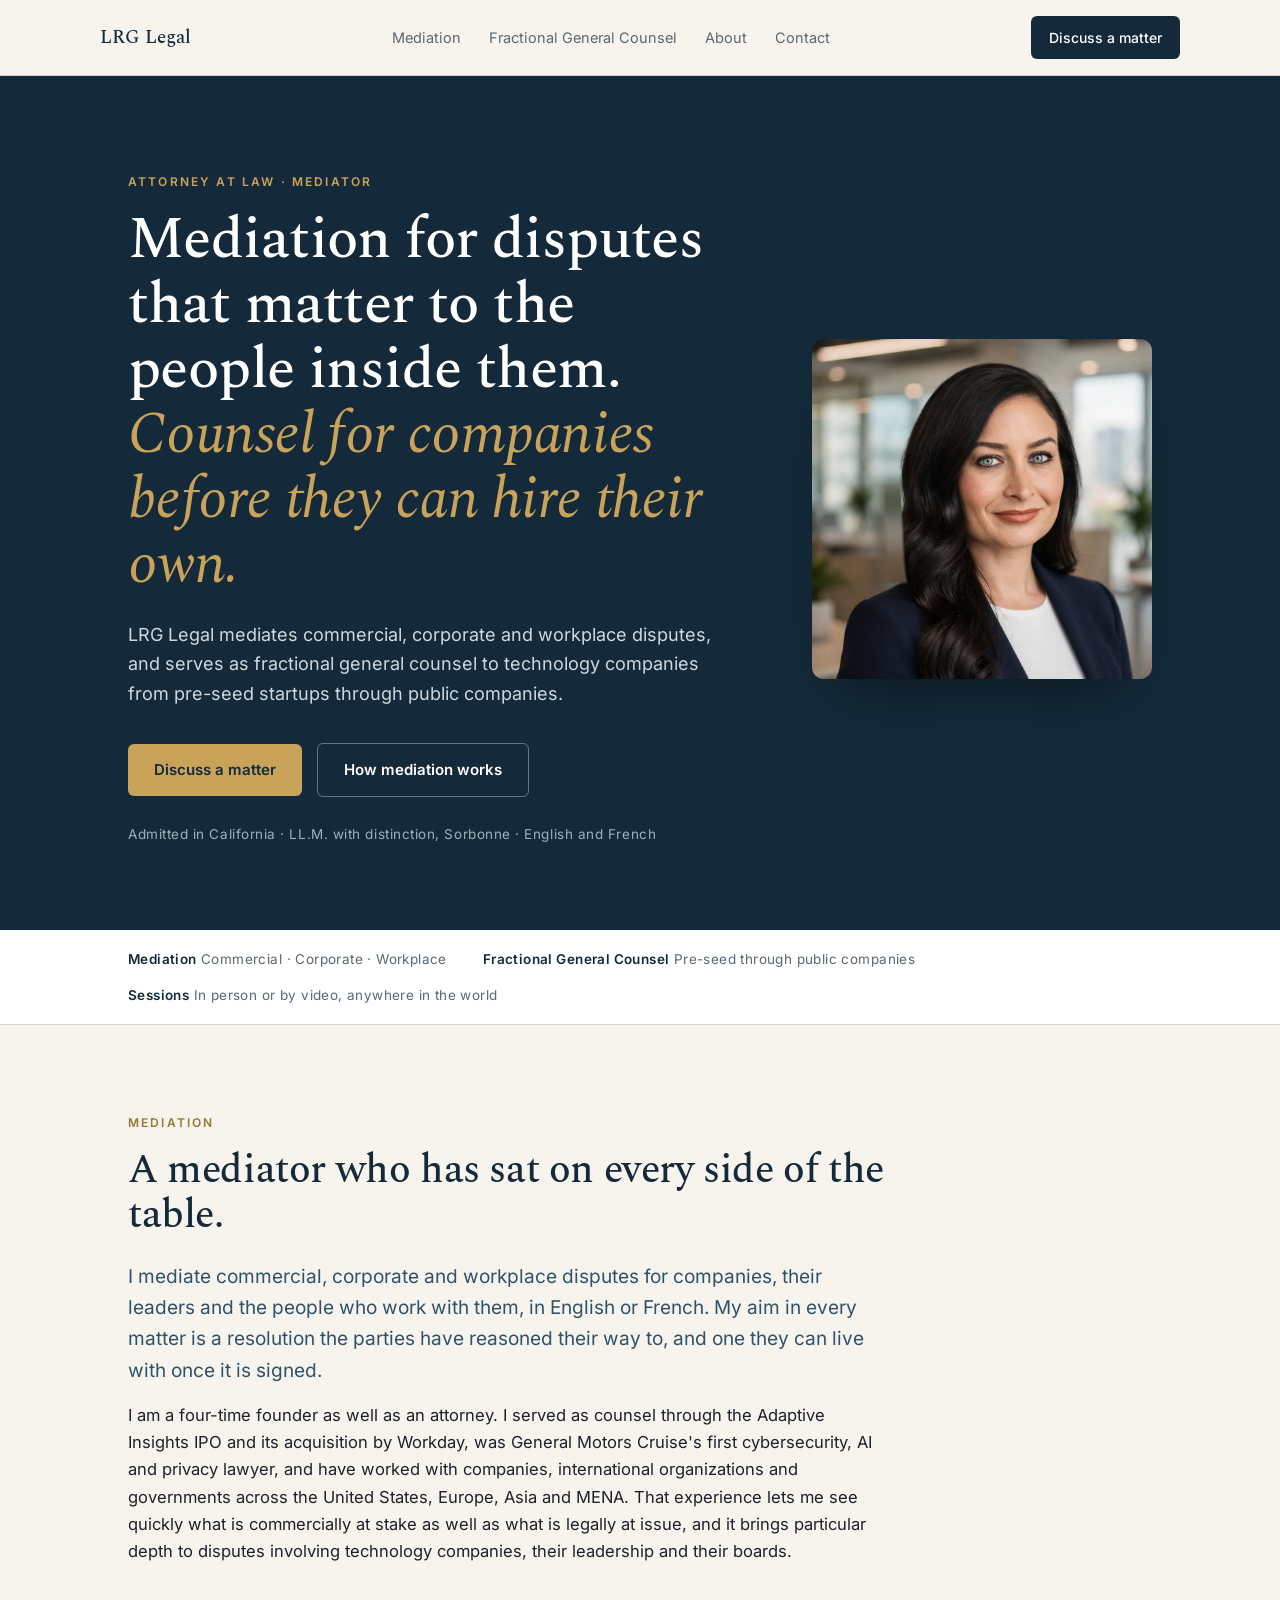
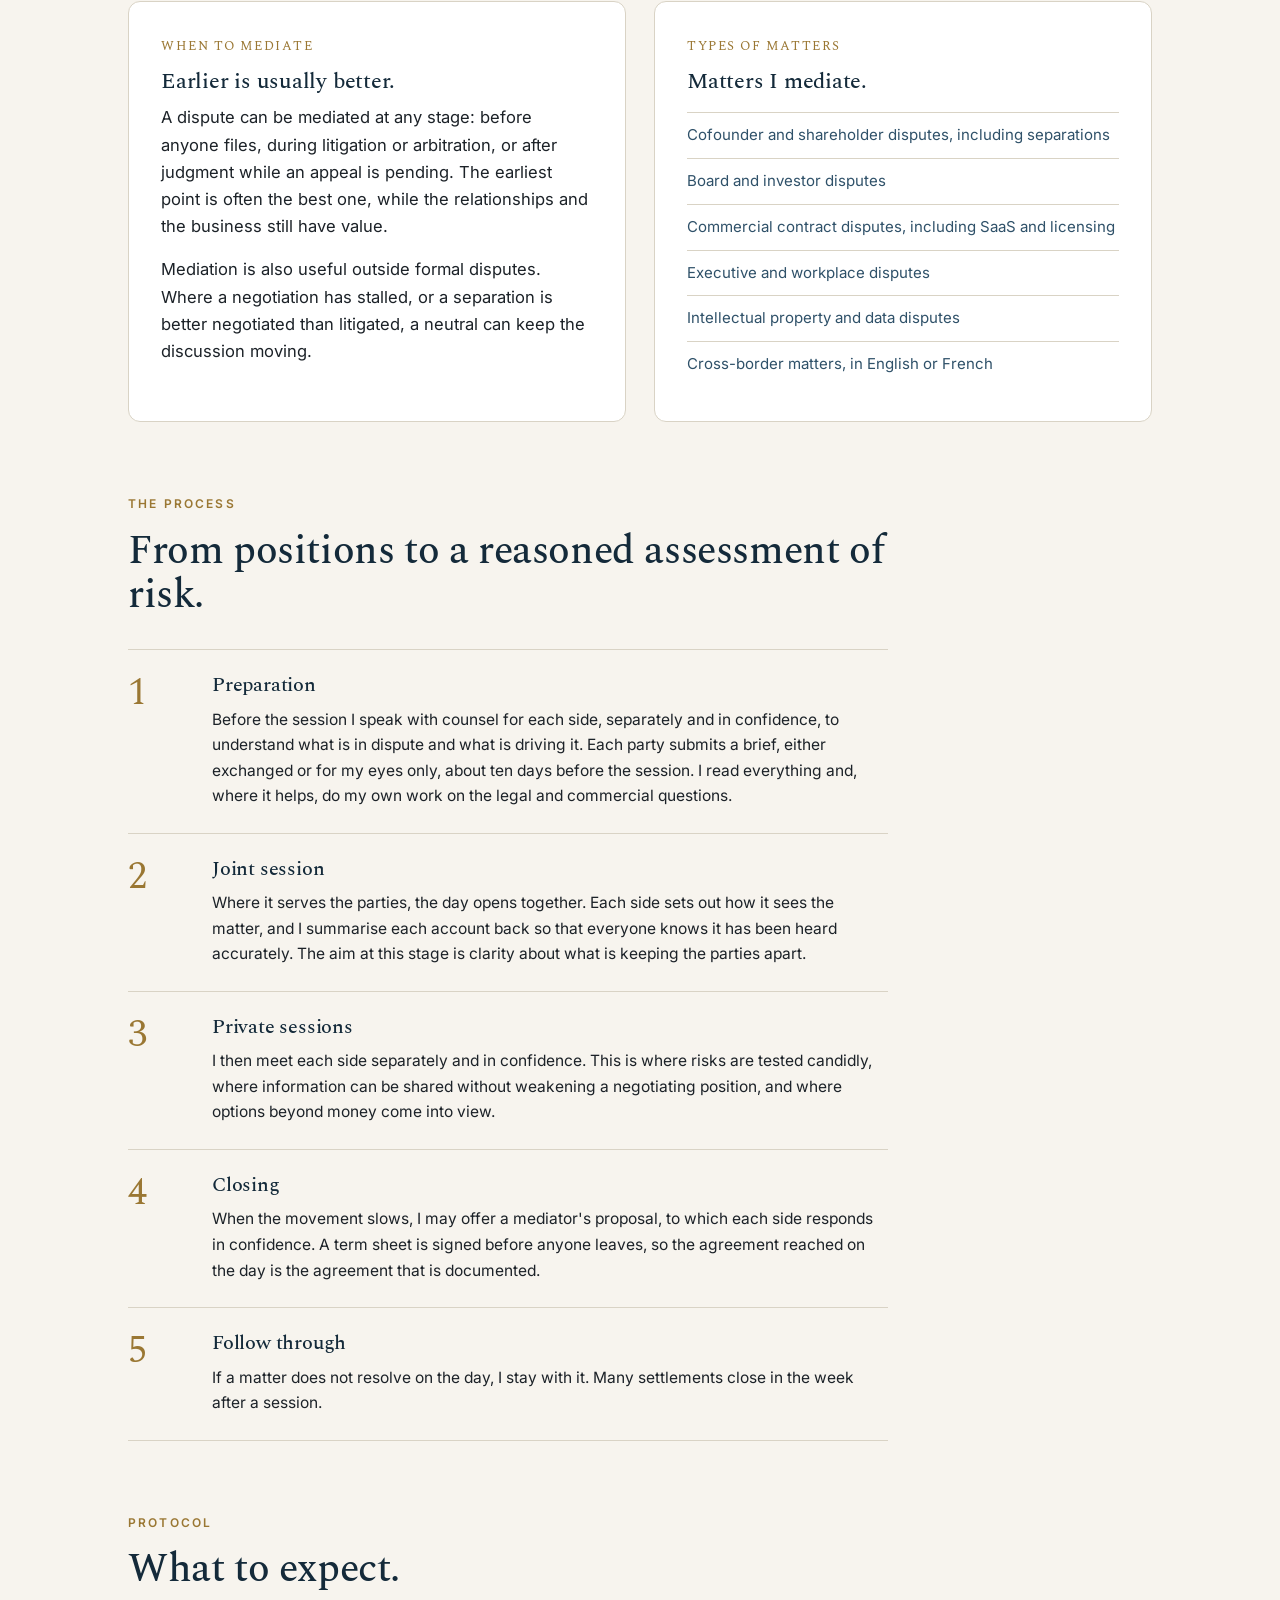
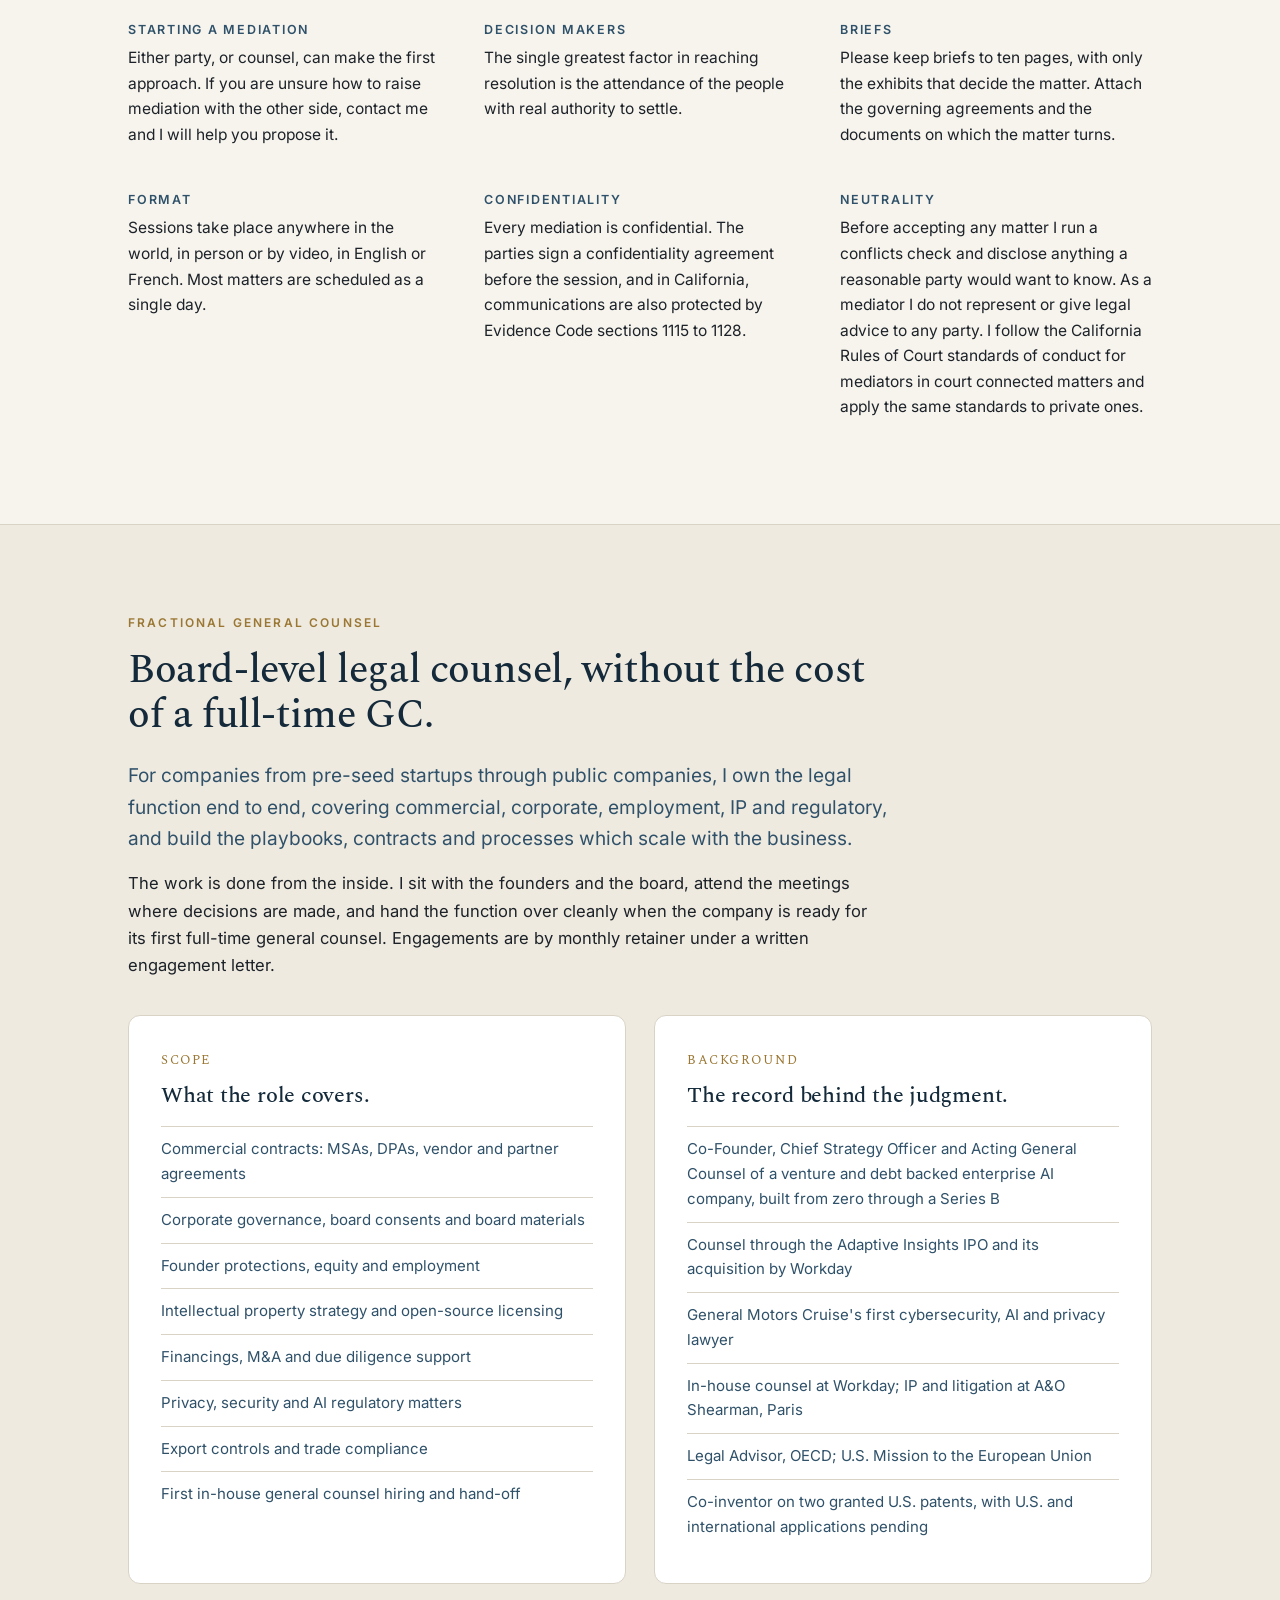
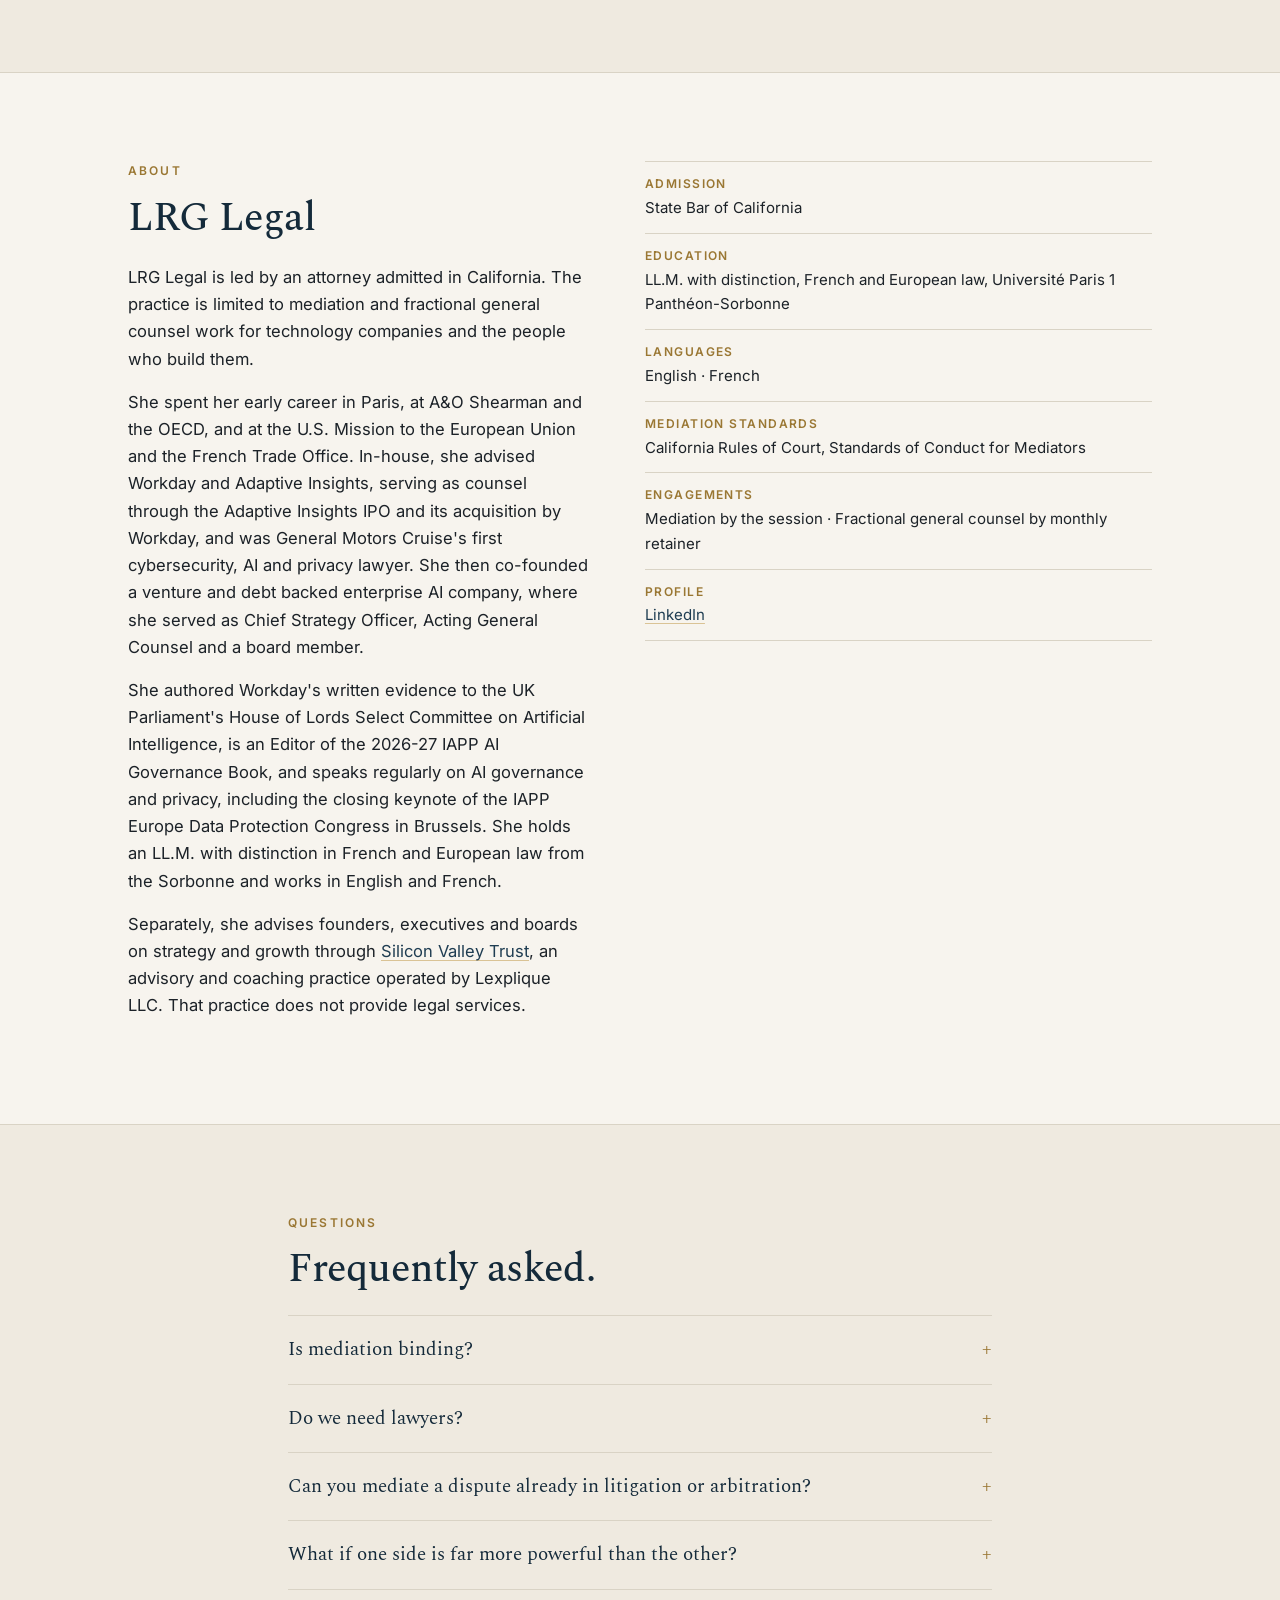
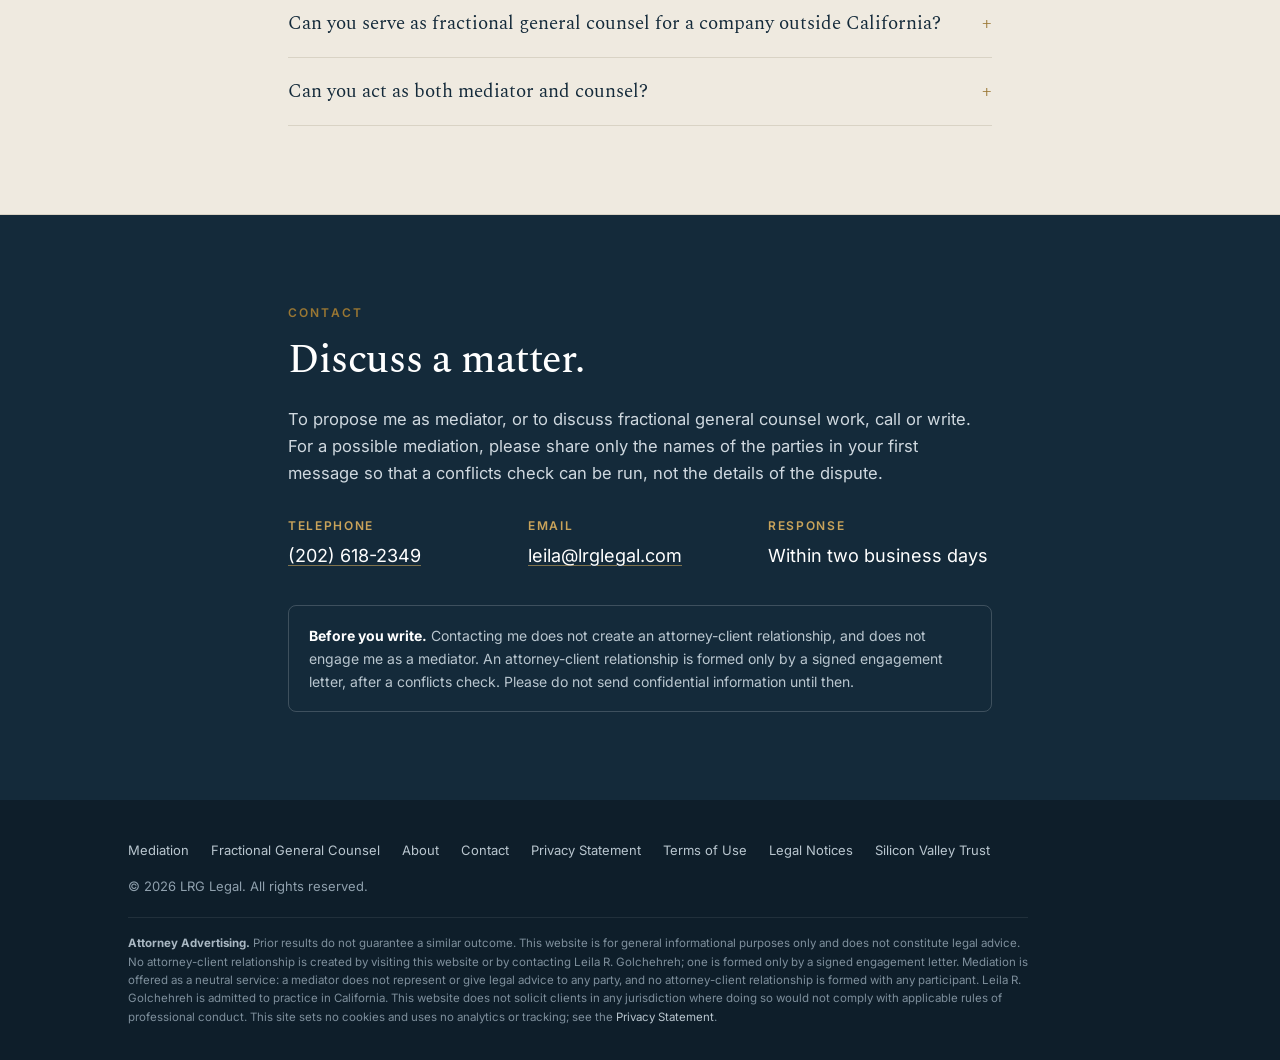
<file: index.html>
<!doctype html>
<html lang="en">
<head>
<meta charset="utf-8" />
<meta name="viewport" content="width=device-width,initial-scale=1" />
<title>LRG Legal · Mediation and Fractional General Counsel</title>
<meta name="description" content="LRG Legal mediates commercial, corporate and workplace disputes and serves as fractional general counsel to technology companies from pre-seed startups through public companies." />
<link rel="canonical" href="https://lrglegal.com/" />
<link rel="icon" type="image/svg+xml" href="data:image/svg+xml,%3Csvg xmlns='http://www.w3.org/2000/svg' viewBox='0 0 64 64'%3E%3Crect width='64' height='64' rx='12' fill='%23142a3a'/%3E%3Ctext x='32' y='42' font-family='Georgia,serif' font-size='26' font-weight='500' fill='%23c9a35a' text-anchor='middle'%3ELG%3C/text%3E%3C/svg%3E" />
<meta property="og:title" content="LRG Legal · Mediation and Fractional General Counsel" />
<meta property="og:description" content="Mediation of commercial, corporate and workplace disputes, and fractional general counsel for technology companies. Admitted in California." />
<meta property="og:type" content="website" />
<meta property="og:url" content="https://lrglegal.com/" />
<meta name="theme-color" content="#142a3a" />
<link rel="stylesheet" href="/fonts/fonts.css" />
<style>
:root{
  --ink:#142a3a; --ink-2:#1f3d52; --ink-3:#2f5169;
  --paper:#f7f4ee; --paper-2:#efeae0; --white:#ffffff;
  --line:#d9d3c5; --muted:#5c6770; --text:#1c2228;
  --gold:#c9a35a; --gold-deep:#9a7733;
}
*{box-sizing:border-box}
html{scroll-behavior:smooth;scroll-padding-top:84px}
body{margin:0;font-family:'Inter',system-ui,sans-serif;background:var(--paper);color:var(--text);line-height:1.65;-webkit-font-smoothing:antialiased}
a{color:var(--ink-2);text-decoration:underline;text-decoration-color:rgba(201,163,90,.6);text-underline-offset:3px}
a:hover{color:var(--gold-deep)}
.wrap{max-width:1080px;margin:0 auto;padding:0 28px}
.eyebrow{font-size:12px;letter-spacing:.18em;text-transform:uppercase;color:var(--gold-deep);font-weight:600;display:block;margin-bottom:16px}
h1,h2,h3{font-family:'Spectral',Georgia,serif;font-weight:500;color:var(--ink);letter-spacing:-.01em;line-height:1.12;margin:0}
h2{font-size:clamp(28px,3.4vw,40px);margin-bottom:22px}
h3{font-size:22px;margin-bottom:10px}
p{margin:0 0 16px;font-size:16.5px}
.lead{font-size:19px;color:var(--ink-3)}

nav.top{position:sticky;top:0;z-index:20;background:rgba(247,244,238,.92);backdrop-filter:blur(10px);border-bottom:1px solid var(--line)}
nav.top .row{display:flex;align-items:center;justify-content:space-between;padding:16px 0;gap:20px}
.brand{display:flex;align-items:center;gap:12px;text-decoration:none;color:var(--ink);font-family:'Spectral',Georgia,serif;font-size:19px;font-weight:500}
.brand .mark{width:36px;height:36px;border-radius:8px;background:var(--ink);color:var(--gold);display:inline-flex;align-items:center;justify-content:center;font-size:14px;letter-spacing:.06em;font-weight:600}
.links{display:flex;gap:28px;font-size:14.5px}
.links a{text-decoration:none;color:var(--muted)}
.links a:hover{color:var(--ink)}
.cta{background:var(--ink);color:#fff;text-decoration:none;padding:10px 18px;border-radius:6px;font-size:14px;font-weight:500}
.cta:hover{background:var(--ink-2);color:#fff}
@media(max-width:800px){.links{display:none}}

header.hero{background:var(--ink);color:var(--paper)}
header.hero .wrap{padding:96px 28px 84px;display:grid;grid-template-columns:1.25fr .75fr;gap:56px;align-items:center}
header.hero .eyebrow{color:var(--gold)}
header.hero h1{color:#fff;font-size:clamp(36px,5vw,58px);margin-bottom:22px}
header.hero h1 em{font-style:italic;color:var(--gold);font-weight:400}
header.hero p{color:#cfd8df;font-size:18px;max-width:600px}
header.hero .meta{margin-top:26px;font-size:13.5px;letter-spacing:.04em;color:#9fb0bd}
.btn{display:inline-block;background:var(--gold);color:var(--ink);text-decoration:none;padding:14px 26px;border-radius:6px;font-weight:600;font-size:15px;margin-top:18px}
.btn:hover{background:#d9b56c;color:var(--ink)}
.btn.ghost{background:transparent;color:#fff;border:1px solid rgba(255,255,255,.35);margin-left:10px}
@media(max-width:480px){.btn.ghost{margin-left:0;margin-top:12px}}
.btn.ghost:hover{border-color:#fff;color:#fff}
.portrait{border-radius:12px;overflow:hidden;aspect-ratio:1/1;max-width:340px;width:100%;justify-self:end;background:var(--ink-2);box-shadow:0 30px 60px -30px rgba(0,0,0,.6)}
.portrait img{width:100%;height:100%;object-fit:cover;object-position:center;display:block}
@media(max-width:860px){header.hero .wrap{grid-template-columns:1fr;padding:64px 22px}.portrait{max-width:320px}}

.bar{border-bottom:1px solid var(--line);background:var(--white)}
.bar .wrap{display:flex;flex-wrap:wrap;gap:14px 36px;padding:18px 28px;font-size:13.5px;color:var(--muted);letter-spacing:.03em}
.bar strong{color:var(--ink);font-weight:600}

section{padding:88px 0;border-bottom:1px solid var(--line)}
section.alt{background:var(--paper-2)}
.narrow{max-width:760px}
.two{display:grid;grid-template-columns:1fr 1fr;gap:28px;margin-top:36px}
@media(max-width:800px){.two{grid-template-columns:1fr}}
.card{background:var(--white);border:1px solid var(--line);border-radius:12px;padding:34px 32px}
.card .num{font-family:'Spectral',Georgia,serif;color:var(--gold-deep);font-size:13px;letter-spacing:.12em;margin-bottom:12px}
.card ul{margin:18px 0 0;padding:0;list-style:none}
.card li{padding:10px 0;border-top:1px solid var(--line);font-size:15px;color:var(--ink-3)}
.steps{margin-top:30px}
.step{display:grid;grid-template-columns:64px 1fr;gap:20px;padding:24px 0;border-top:1px solid var(--line)}
.step:last-child{border-bottom:1px solid var(--line)}
.step .n{font-family:'Spectral',Georgia,serif;font-size:38px;color:var(--gold-deep);line-height:1}
.step h3{font-size:20px}
.step p{margin:0;font-size:15.5px}
.proto{display:grid;grid-template-columns:repeat(auto-fit,minmax(280px,1fr));gap:30px 44px;margin-top:30px}
.proto h3{font-family:'Inter',system-ui,sans-serif;font-size:12.5px;letter-spacing:.14em;text-transform:uppercase;color:var(--ink-3);font-weight:600;margin-bottom:8px}
.proto p{font-size:15.5px}
.faq details{border-top:1px solid var(--line);padding:18px 0}
.faq details:last-child{border-bottom:1px solid var(--line)}
.faq summary{font-family:'Spectral',Georgia,serif;font-size:19px;cursor:pointer;list-style:none;color:var(--ink)}
.faq summary::-webkit-details-marker{display:none}
.faq summary::after{content:'+';float:right;color:var(--gold-deep)}
.faq details[open] summary::after{content:'\2013'}
.faq details p{margin:12px 0 0}
.about{display:grid;grid-template-columns:1fr 1.1fr;gap:56px;align-items:start}
@media(max-width:860px){.about{grid-template-columns:1fr}}
.facts{list-style:none;padding:0;margin:0}
.facts li{padding:12px 0;border-top:1px solid var(--line);font-size:15px}
.facts li:last-child{border-bottom:1px solid var(--line)}
.facts span{display:block;font-size:12px;letter-spacing:.12em;text-transform:uppercase;color:var(--gold-deep);font-weight:600;margin-bottom:2px}
.contact{background:var(--ink);color:var(--paper);border:0}
.contact h2{color:#fff}
.contact p{color:#cfd8df}
.contact .row{display:flex;flex-wrap:wrap;gap:40px;margin-top:28px}
.contact .row div{min-width:200px}
.contact .lab{display:block;font-size:12px;letter-spacing:.14em;text-transform:uppercase;color:var(--gold);font-weight:600;margin-bottom:6px}
.contact a{color:#fff;text-decoration-color:rgba(201,163,90,.6);font-size:18px}
.notice{margin-top:34px;padding:18px 20px;border:1px solid rgba(255,255,255,.18);border-radius:8px;font-size:14px;color:#b9c6cf}
.notice strong{color:#fff}
footer{background:#0e1e2a;color:#8fa0ad;font-size:13px;padding:40px 0 34px}
footer .wrap{display:flex;flex-direction:column;gap:14px}
footer .ftnav{display:flex;flex-wrap:wrap;gap:8px 22px}
footer a{color:#b9c6cf;text-decoration:none}
footer a:hover{color:#fff}
footer .legal{font-size:11.5px;line-height:1.6;color:#7e8f9c;max-width:900px;border-top:1px solid rgba(255,255,255,.08);padding-top:16px;margin-top:6px}
footer .legal strong{color:#aab8c3}
</style>
</head>
<body>

<nav class="top"><div class="wrap row">
  <a href="/" class="brand"><span>LRG Legal</span></a>
  <div class="links">
    <a href="#mediation">Mediation</a>
    <a href="#fractional-gc">Fractional General Counsel</a>
    <a href="#about">About</a>
    <a href="#contact">Contact</a>
  </div>
  <a href="#contact" class="cta">Discuss a matter</a>
</div></nav>

<header class="hero"><div class="wrap">
  <div>
    <span class="eyebrow">Attorney at Law · Mediator</span>
    <h1>Mediation for disputes that matter to the people inside them. <em>Counsel for companies before they can hire their own.</em></h1>
    <p>LRG Legal mediates commercial, corporate and workplace disputes, and serves as fractional general counsel to technology companies from pre-seed startups through public companies.</p>
    <a href="#contact" class="btn">Discuss a matter</a>
    <a href="#mediation" class="btn ghost">How mediation works</a>
    <div class="meta">Admitted in California · LL.M. with distinction, Sorbonne · English and French</div>
  </div>
  <div class="portrait"><img src="/leila-headshot.jpg" alt="LRG Legal" width="1000" height="1000" /></div>
</div></header>

<div class="bar"><div class="wrap">
  <span><strong>Mediation</strong> Commercial · Corporate · Workplace</span>
  <span><strong>Fractional General Counsel</strong> Pre-seed through public companies</span>
  <span><strong>Sessions</strong> In person or by video, anywhere in the world</span>
</div></div>

<section id="mediation"><div class="wrap">
  <div class="narrow">
    <span class="eyebrow">Mediation</span>
    <h2>A mediator who has sat on every side of the table.</h2>
    <p class="lead">I mediate commercial, corporate and workplace disputes for companies, their leaders and the people who work with them, in English or French. My aim in every matter is a resolution the parties have reasoned their way to, and one they can live with once it is signed.</p>
    <p>I am a four-time founder as well as an attorney. I served as counsel through the Adaptive Insights IPO and its acquisition by Workday, was General Motors Cruise's first cybersecurity, AI and privacy lawyer, and have worked with companies, international organizations and governments across the United States, Europe, Asia and MENA. That experience lets me see quickly what is commercially at stake as well as what is legally at issue, and it brings particular depth to disputes involving technology companies, their leadership and their boards.</p>
  </div>

  <div class="two">
    <div class="card">
      <div class="num">WHEN TO MEDIATE</div>
      <h3>Earlier is usually better.</h3>
      <p>A dispute can be mediated at any stage: before anyone files, during litigation or arbitration, or after judgment while an appeal is pending. The earliest point is often the best one, while the relationships and the business still have value.</p>
      <p>Mediation is also useful outside formal disputes. Where a negotiation has stalled, or a separation is better negotiated than litigated, a neutral can keep the discussion moving.</p>
    </div>
    <div class="card">
      <div class="num">TYPES OF MATTERS</div>
      <h3>Matters I mediate.</h3>
      <ul>
        <li>Cofounder and shareholder disputes, including separations</li>
        <li>Board and investor disputes</li>
        <li>Commercial contract disputes, including SaaS and licensing</li>
        <li>Executive and workplace disputes</li>
        <li>Intellectual property and data disputes</li>
        <li>Cross-border matters, in English or French</li>
      </ul>
    </div>
  </div>

  <div class="narrow" style="margin-top:72px">
    <span class="eyebrow">The process</span>
    <h2>From positions to a reasoned assessment of risk.</h2>
    <div class="steps">
      <div class="step"><div class="n">1</div><div><h3>Preparation</h3><p>Before the session I speak with counsel for each side, separately and in confidence, to understand what is in dispute and what is driving it. Each party submits a brief, either exchanged or for my eyes only, about ten days before the session. I read everything and, where it helps, do my own work on the legal and commercial questions.</p></div></div>
      <div class="step"><div class="n">2</div><div><h3>Joint session</h3><p>Where it serves the parties, the day opens together. Each side sets out how it sees the matter, and I summarise each account back so that everyone knows it has been heard accurately. The aim at this stage is clarity about what is keeping the parties apart.</p></div></div>
      <div class="step"><div class="n">3</div><div><h3>Private sessions</h3><p>I then meet each side separately and in confidence. This is where risks are tested candidly, where information can be shared without weakening a negotiating position, and where options beyond money come into view.</p></div></div>
      <div class="step"><div class="n">4</div><div><h3>Closing</h3><p>When the movement slows, I may offer a mediator's proposal, to which each side responds in confidence. A term sheet is signed before anyone leaves, so the agreement reached on the day is the agreement that is documented.</p></div></div>
      <div class="step"><div class="n">5</div><div><h3>Follow through</h3><p>If a matter does not resolve on the day, I stay with it. Many settlements close in the week after a session.</p></div></div>
    </div>
  </div>

  <div style="margin-top:72px">
    <span class="eyebrow">Protocol</span>
    <h2>What to expect.</h2>
    <div class="proto">
      <div><h3>Starting a mediation</h3><p>Either party, or counsel, can make the first approach. If you are unsure how to raise mediation with the other side, contact me and I will help you propose it.</p></div>
      <div><h3>Decision makers</h3><p>The single greatest factor in reaching resolution is the attendance of the people with real authority to settle.</p></div>
      <div><h3>Briefs</h3><p>Please keep briefs to ten pages, with only the exhibits that decide the matter. Attach the governing agreements and the documents on which the matter turns.</p></div>
      <div><h3>Format</h3><p>Sessions take place anywhere in the world, in person or by video, in English or French. Most matters are scheduled as a single day.</p></div>
      <div><h3>Confidentiality</h3><p>Every mediation is confidential. The parties sign a confidentiality agreement before the session, and in California, communications are also protected by Evidence Code sections 1115 to 1128.</p></div>
      <div><h3>Neutrality</h3><p>Before accepting any matter I run a conflicts check and disclose anything a reasonable party would want to know. As a mediator I do not represent or give legal advice to any party. I follow the California Rules of Court standards of conduct for mediators in court connected matters and apply the same standards to private ones.</p></div>
    </div>
  </div>
</div></section>

<section id="fractional-gc" class="alt"><div class="wrap">
  <div class="narrow">
    <span class="eyebrow">Fractional General Counsel</span>
    <h2>Board-level legal counsel, without the cost of a full-time GC.</h2>
    <p class="lead">For companies from pre-seed startups through public companies, I own the legal function end to end, covering commercial, corporate, employment, IP and regulatory, and build the playbooks, contracts and processes which scale with the business.</p>
    <p>The work is done from the inside. I sit with the founders and the board, attend the meetings where decisions are made, and hand the function over cleanly when the company is ready for its first full-time general counsel. Engagements are by monthly retainer under a written engagement letter.</p>
  </div>
  <div class="two">
    <div class="card">
      <div class="num">SCOPE</div>
      <h3>What the role covers.</h3>
      <ul>
        <li>Commercial contracts: MSAs, DPAs, vendor and partner agreements</li>
        <li>Corporate governance, board consents and board materials</li>
        <li>Founder protections, equity and employment</li>
        <li>Intellectual property strategy and open-source licensing</li>
        <li>Financings, M&amp;A and due diligence support</li>
        <li>Privacy, security and AI regulatory matters</li>
        <li>Export controls and trade compliance</li>
        <li>First in-house general counsel hiring and hand-off</li>
      </ul>
    </div>
    <div class="card">
      <div class="num">BACKGROUND</div>
      <h3>The record behind the judgment.</h3>
      <ul>
        <li>Co-Founder, Chief Strategy Officer and Acting General Counsel of a venture and debt backed enterprise AI company, built from zero through a Series B</li>
        <li>Counsel through the Adaptive Insights IPO and its acquisition by Workday</li>
        <li>General Motors Cruise's first cybersecurity, AI and privacy lawyer</li>
        <li>In-house counsel at Workday; IP and litigation at A&amp;O Shearman, Paris</li>
        <li>Legal Advisor, OECD; U.S. Mission to the European Union</li>
        <li>Co-inventor on two granted U.S. patents, with U.S. and international applications pending</li>
      </ul>
    </div>
  </div>
</div></section>

<section id="about"><div class="wrap about">
  <div>
    <span class="eyebrow">About</span>
    <h2>LRG Legal</h2>
    <p>LRG Legal is led by an attorney admitted in California. The practice is limited to mediation and fractional general counsel work for technology companies and the people who build them.</p>
    <p>She spent her early career in Paris, at A&amp;O Shearman and the OECD, and at the U.S. Mission to the European Union and the French Trade Office. In-house, she advised Workday and Adaptive Insights, serving as counsel through the Adaptive Insights IPO and its acquisition by Workday, and was General Motors Cruise's first cybersecurity, AI and privacy lawyer. She then co-founded a venture and debt backed enterprise AI company, where she served as Chief Strategy Officer, Acting General Counsel and a board member.</p>
    <p>She authored Workday's written evidence to the UK Parliament's House of Lords Select Committee on Artificial Intelligence, is an Editor of the 2026-27 IAPP AI Governance Book, and speaks regularly on AI governance and privacy, including the closing keynote of the IAPP Europe Data Protection Congress in Brussels. She holds an LL.M. with distinction in French and European law from the Sorbonne and works in English and French.</p>
    <p>Separately, she advises founders, executives and boards on strategy and growth through <a href="https://siliconvalleytrust.com/">Silicon Valley Trust</a>, an advisory and coaching practice operated by Lexplique LLC. That practice does not provide legal services.</p>
  </div>
  <ul class="facts">
    <li><span>Admission</span>State Bar of California</li>
    <li><span>Education</span>LL.M. with distinction, French and European law, Université Paris 1 Panthéon-Sorbonne</li>
    <li><span>Languages</span>English · French</li>
    <li><span>Mediation standards</span>California Rules of Court, Standards of Conduct for Mediators</li>
    <li><span>Engagements</span>Mediation by the session · Fractional general counsel by monthly retainer</li>
    <li><span>Profile</span><a href="https://www.linkedin.com/in/leilagolchehreh/">LinkedIn</a></li>
  </ul>
</div></section>

<section class="faq alt"><div class="wrap narrow">
  <span class="eyebrow">Questions</span>
  <h2>Frequently asked.</h2>
  <details><summary>Is mediation binding?</summary><p>The process is voluntary and either party can leave at any time. A settlement agreement signed at the end of mediation is a binding contract, and it can be drafted to be enforceable in court.</p></details>
  <details><summary>Do we need lawyers?</summary><p>Not always, though in most matters each side benefits from counsel. Parties who attend without counsel can have the agreement reviewed before signing.</p></details>
  <details><summary>Can you mediate a dispute already in litigation or arbitration?</summary><p>Yes. Mediation can run alongside a pending case, and many courts and arbitration rules encourage it.</p></details>
  <details><summary>What if one side is far more powerful than the other?</summary><p>Imbalances of resources and information are common. Private sessions let each side be heard on its own terms, and my role is to make sure each decision is an informed one.</p></details>
  <details><summary>Can you serve as fractional general counsel for a company outside California?</summary><p>Often, yes. Much of a general counsel's work is transactional and regulatory rather than tied to one state's courts, and where local admission is required I work with local counsel. We settle this in the engagement letter.</p></details>
  <details><summary>Can you act as both mediator and counsel?</summary><p>No. A mediator is a neutral. I will not mediate a dispute involving a current or former client, and I will not represent a party to a dispute I have mediated.</p></details>
</div></section>

<section id="contact" class="contact"><div class="wrap narrow">
  <span class="eyebrow">Contact</span>
  <h2>Discuss a matter.</h2>
  <p>To propose me as mediator, or to discuss fractional general counsel work, call or write. For a possible mediation, please share only the names of the parties in your first message so that a conflicts check can be run, not the details of the dispute.</p>
  <div class="row">
    <div><span class="lab">Telephone</span><a href="tel:+12026182349">(202) 618-2349</a></div>
    <div><span class="lab">Email</span><a href="mailto:leila@lrglegal.com">leila@lrglegal.com</a></div>
    <div><span class="lab">Response</span><span style="color:#fff;font-size:18px">Within two business days</span></div>
  </div>
  <div class="notice"><strong>Before you write.</strong> Contacting me does not create an attorney-client relationship, and does not engage me as a mediator. An attorney-client relationship is formed only by a signed engagement letter, after a conflicts check. Please do not send confidential information until then.</div>
</div></section>

<footer><div class="wrap">
  <div class="ftnav">
    <a href="#mediation">Mediation</a>
    <a href="#fractional-gc">Fractional General Counsel</a>
    <a href="#about">About</a>
    <a href="#contact">Contact</a>
    <a href="/privacy.html">Privacy Statement</a>
    <a href="/terms.html">Terms of Use</a>
    <a href="/disclaimers.html">Legal Notices</a>
    <a href="https://siliconvalleytrust.com/">Silicon Valley Trust</a>
  </div>
  <div>&copy; <span id="yr"></span> LRG Legal. All rights reserved.</div>
  <div class="legal"><strong>Attorney Advertising.</strong> Prior results do not guarantee a similar outcome. This website is for general informational purposes only and does not constitute legal advice. No attorney-client relationship is created by visiting this website or by contacting Leila R. Golchehreh; one is formed only by a signed engagement letter. Mediation is offered as a neutral service: a mediator does not represent or give legal advice to any party, and no attorney-client relationship is formed with any participant. Leila R. Golchehreh is admitted to practice in California. This website does not solicit clients in any jurisdiction where doing so would not comply with applicable rules of professional conduct. This site sets no cookies and uses no analytics or tracking; see the <a href="/privacy.html">Privacy Statement</a>.</div>
</div></footer>

<script>document.getElementById('yr').textContent=new Date().getFullYear();</script>
<script type="application/ld+json">
{"@context":"https://schema.org","@graph":[
{"@type":"LegalService","@id":"https://lrglegal.com/#practice","name":"LRG Legal","url":"https://lrglegal.com/","description":"Mediation of commercial, corporate and workplace disputes, and fractional general counsel for technology companies.","telephone":"+1-202-618-2349","areaServed":["United States","Europe"],"founder":{"@id":"https://lrglegal.com/#leila"},"knowsLanguage":["en","fr"]},
{"@type":"Person","@id":"https://lrglegal.com/#leila","name":"Leila R. Golchehreh","jobTitle":"Attorney and Mediator","url":"https://lrglegal.com/","sameAs":["https://www.linkedin.com/in/leilagolchehreh/","https://siliconvalleytrust.com/"],"knowsLanguage":["en","fr"],"alumniOf":{"@type":"CollegeOrUniversity","name":"Université Paris 1 Panthéon-Sorbonne"}}
]}
</script>
</body>
</html>
</file>
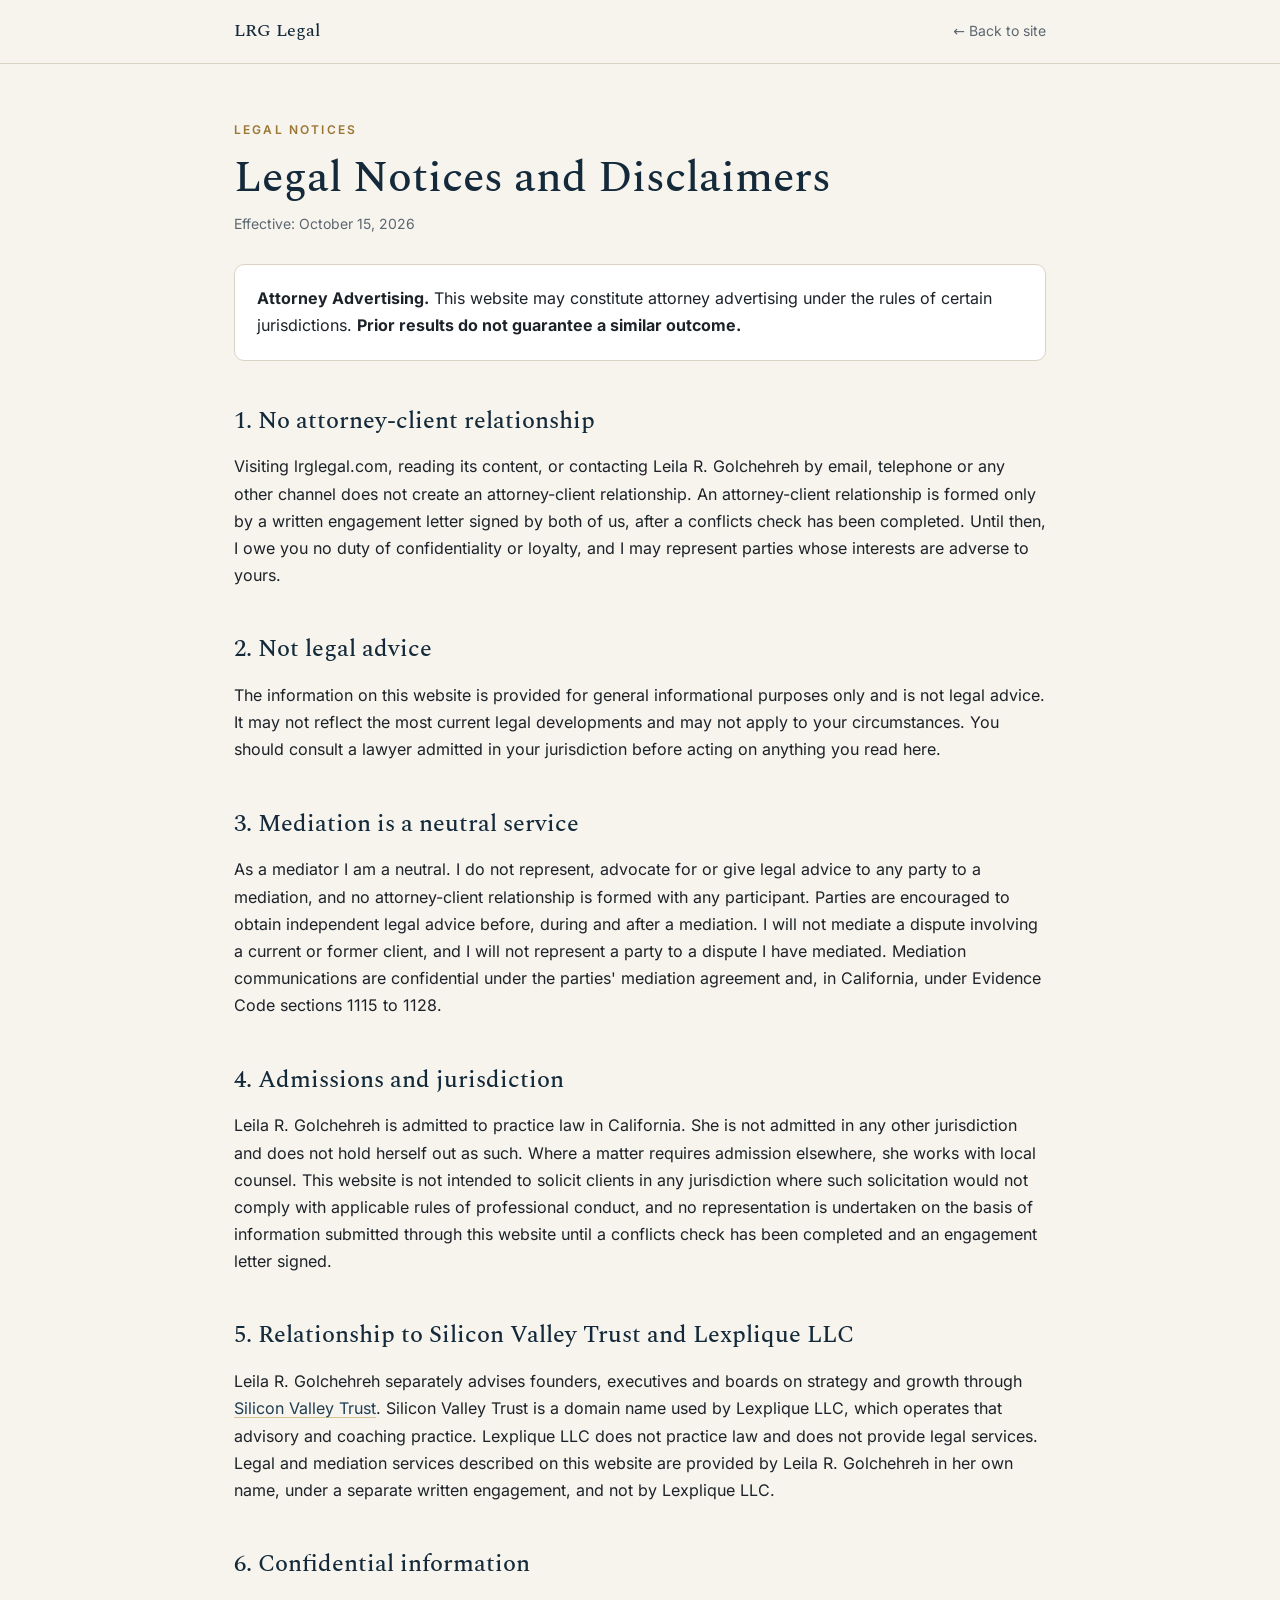
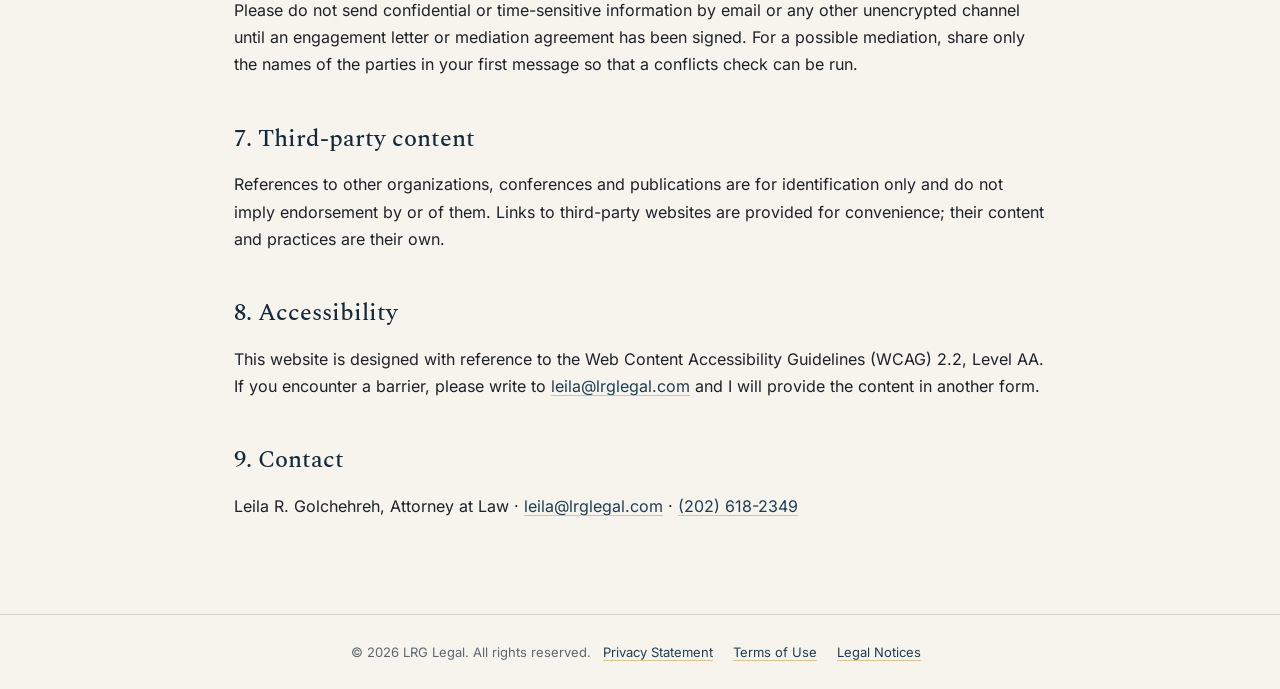
<file: disclaimers.html>
<!doctype html>
<html lang="en">
<head>
<meta charset="utf-8" />
<meta name="viewport" content="width=device-width,initial-scale=1" />
<title>Legal Notices · LRG Legal</title>
<meta name="description" content="Attorney advertising notice, no attorney-client relationship, mediation neutrality and other legal notices for lrglegal.com." />
<link rel="canonical" href="https://lrglegal.com/disclaimers.html" />
<meta name="robots" content="noindex,follow" />
<link rel="stylesheet" href="/fonts/fonts.css" />
<style>
:root{--ink:#142a3a;--ink-2:#1f3d52;--ink-3:#2f5169;--paper:#f7f4ee;--line:#d9d3c5;--muted:#5c6770;--text:#1c2228;--gold:#c9a35a;--gold-deep:#9a7733}
*{box-sizing:border-box}body{margin:0;font-family:'Inter',system-ui,sans-serif;background:var(--paper);color:var(--text);line-height:1.7;-webkit-font-smoothing:antialiased}
a{color:var(--ink-2);text-decoration:underline;text-decoration-color:rgba(201,163,90,.6);text-underline-offset:3px}a:hover{color:var(--gold-deep)}
nav{border-bottom:1px solid var(--line);background:var(--paper)}nav .row{max-width:860px;margin:0 auto;padding:16px 24px;display:flex;justify-content:space-between;align-items:center}
.brand{display:flex;align-items:center;gap:12px;text-decoration:none;color:var(--ink);font-family:'Spectral',Georgia,serif;font-size:18px;font-weight:500}
.brand .mark{width:34px;height:34px;border-radius:8px;background:var(--ink);color:var(--gold);display:inline-flex;align-items:center;justify-content:center;font-size:13px;letter-spacing:.06em;font-weight:600}
nav .back{font-size:14px;color:var(--muted);text-decoration:none}
main{max-width:860px;margin:0 auto;padding:56px 24px 80px}
.eyebrow{font-size:12px;letter-spacing:.18em;text-transform:uppercase;color:var(--gold-deep);font-weight:600;display:block;margin-bottom:14px}
h1{font-family:'Spectral',Georgia,serif;font-weight:500;font-size:clamp(32px,4vw,44px);color:var(--ink);margin:0 0 10px;line-height:1.1}
h2{font-family:'Spectral',Georgia,serif;font-weight:500;font-size:24px;color:var(--ink);margin:40px 0 12px}
h3{font-family:'Inter',system-ui,sans-serif;font-size:15px;font-weight:600;color:var(--ink-3);margin:22px 0 8px}
p,li{font-size:16px}p{margin:0 0 14px}ul{padding-left:22px;margin:0 0 14px}li{margin-bottom:6px}
.meta{color:var(--muted);font-size:14px;margin-bottom:28px}
.box{background:#fff;border:1px solid var(--line);border-radius:10px;padding:20px 22px;margin:18px 0 26px}
footer{border-top:1px solid var(--line);padding:26px 24px;text-align:center;color:var(--muted);font-size:13px}footer a{margin:0 8px}
</style>
</head>
<body>
<nav><div class="row"><a href="/" class="brand"><span>LRG Legal</span></a><a href="/" class="back">&larr; Back to site</a></div></nav>
<main>
<span class="eyebrow">Legal notices</span>
<h1>Legal Notices and Disclaimers</h1>
<p class="meta">Effective: October 15, 2026</p>
<div class="box"><p style="margin:0"><strong>Attorney Advertising.</strong> This website may constitute attorney advertising under the rules of certain jurisdictions. <strong>Prior results do not guarantee a similar outcome.</strong></p></div>

<h2>1. No attorney-client relationship</h2>
<p>Visiting lrglegal.com, reading its content, or contacting Leila R. Golchehreh by email, telephone or any other channel does not create an attorney-client relationship. An attorney-client relationship is formed only by a written engagement letter signed by both of us, after a conflicts check has been completed. Until then, I owe you no duty of confidentiality or loyalty, and I may represent parties whose interests are adverse to yours.</p>

<h2>2. Not legal advice</h2>
<p>The information on this website is provided for general informational purposes only and is not legal advice. It may not reflect the most current legal developments and may not apply to your circumstances. You should consult a lawyer admitted in your jurisdiction before acting on anything you read here.</p>

<h2>3. Mediation is a neutral service</h2>
<p>As a mediator I am a neutral. I do not represent, advocate for or give legal advice to any party to a mediation, and no attorney-client relationship is formed with any participant. Parties are encouraged to obtain independent legal advice before, during and after a mediation. I will not mediate a dispute involving a current or former client, and I will not represent a party to a dispute I have mediated. Mediation communications are confidential under the parties' mediation agreement and, in California, under Evidence Code sections 1115 to 1128.</p>

<h2>4. Admissions and jurisdiction</h2>
<p>Leila R. Golchehreh is admitted to practice law in California. She is not admitted in any other jurisdiction and does not hold herself out as such. Where a matter requires admission elsewhere, she works with local counsel. This website is not intended to solicit clients in any jurisdiction where such solicitation would not comply with applicable rules of professional conduct, and no representation is undertaken on the basis of information submitted through this website until a conflicts check has been completed and an engagement letter signed.</p>

<h2>5. Relationship to Silicon Valley Trust and Lexplique LLC</h2>
<p>Leila R. Golchehreh separately advises founders, executives and boards on strategy and growth through <a href="https://siliconvalleytrust.com/">Silicon Valley Trust</a>. Silicon Valley Trust is a domain name used by Lexplique LLC, which operates that advisory and coaching practice. Lexplique LLC does not practice law and does not provide legal services. Legal and mediation services described on this website are provided by Leila R. Golchehreh in her own name, under a separate written engagement, and not by Lexplique LLC.</p>

<h2>6. Confidential information</h2>
<p>Please do not send confidential or time-sensitive information by email or any other unencrypted channel until an engagement letter or mediation agreement has been signed. For a possible mediation, share only the names of the parties in your first message so that a conflicts check can be run.</p>

<h2>7. Third-party content</h2>
<p>References to other organizations, conferences and publications are for identification only and do not imply endorsement by or of them. Links to third-party websites are provided for convenience; their content and practices are their own.</p>

<h2>8. Accessibility</h2>
<p>This website is designed with reference to the Web Content Accessibility Guidelines (WCAG) 2.2, Level AA. If you encounter a barrier, please write to <a href="mailto:leila@lrglegal.com">leila@lrglegal.com</a> and I will provide the content in another form.</p>

<h2>9. Contact</h2>
<p>Leila R. Golchehreh, Attorney at Law · <a href="mailto:leila@lrglegal.com">leila@lrglegal.com</a> · <a href="tel:+12026182349">(202) 618-2349</a></p>
</main>
<footer>&copy; <span id="yr"></span> LRG Legal. All rights reserved. <a href="/privacy.html">Privacy Statement</a> <a href="/terms.html">Terms of Use</a> <a href="/disclaimers.html">Legal Notices</a></footer>
<script>document.getElementById('yr').textContent=new Date().getFullYear();</script>
</body>
</html>
</file>
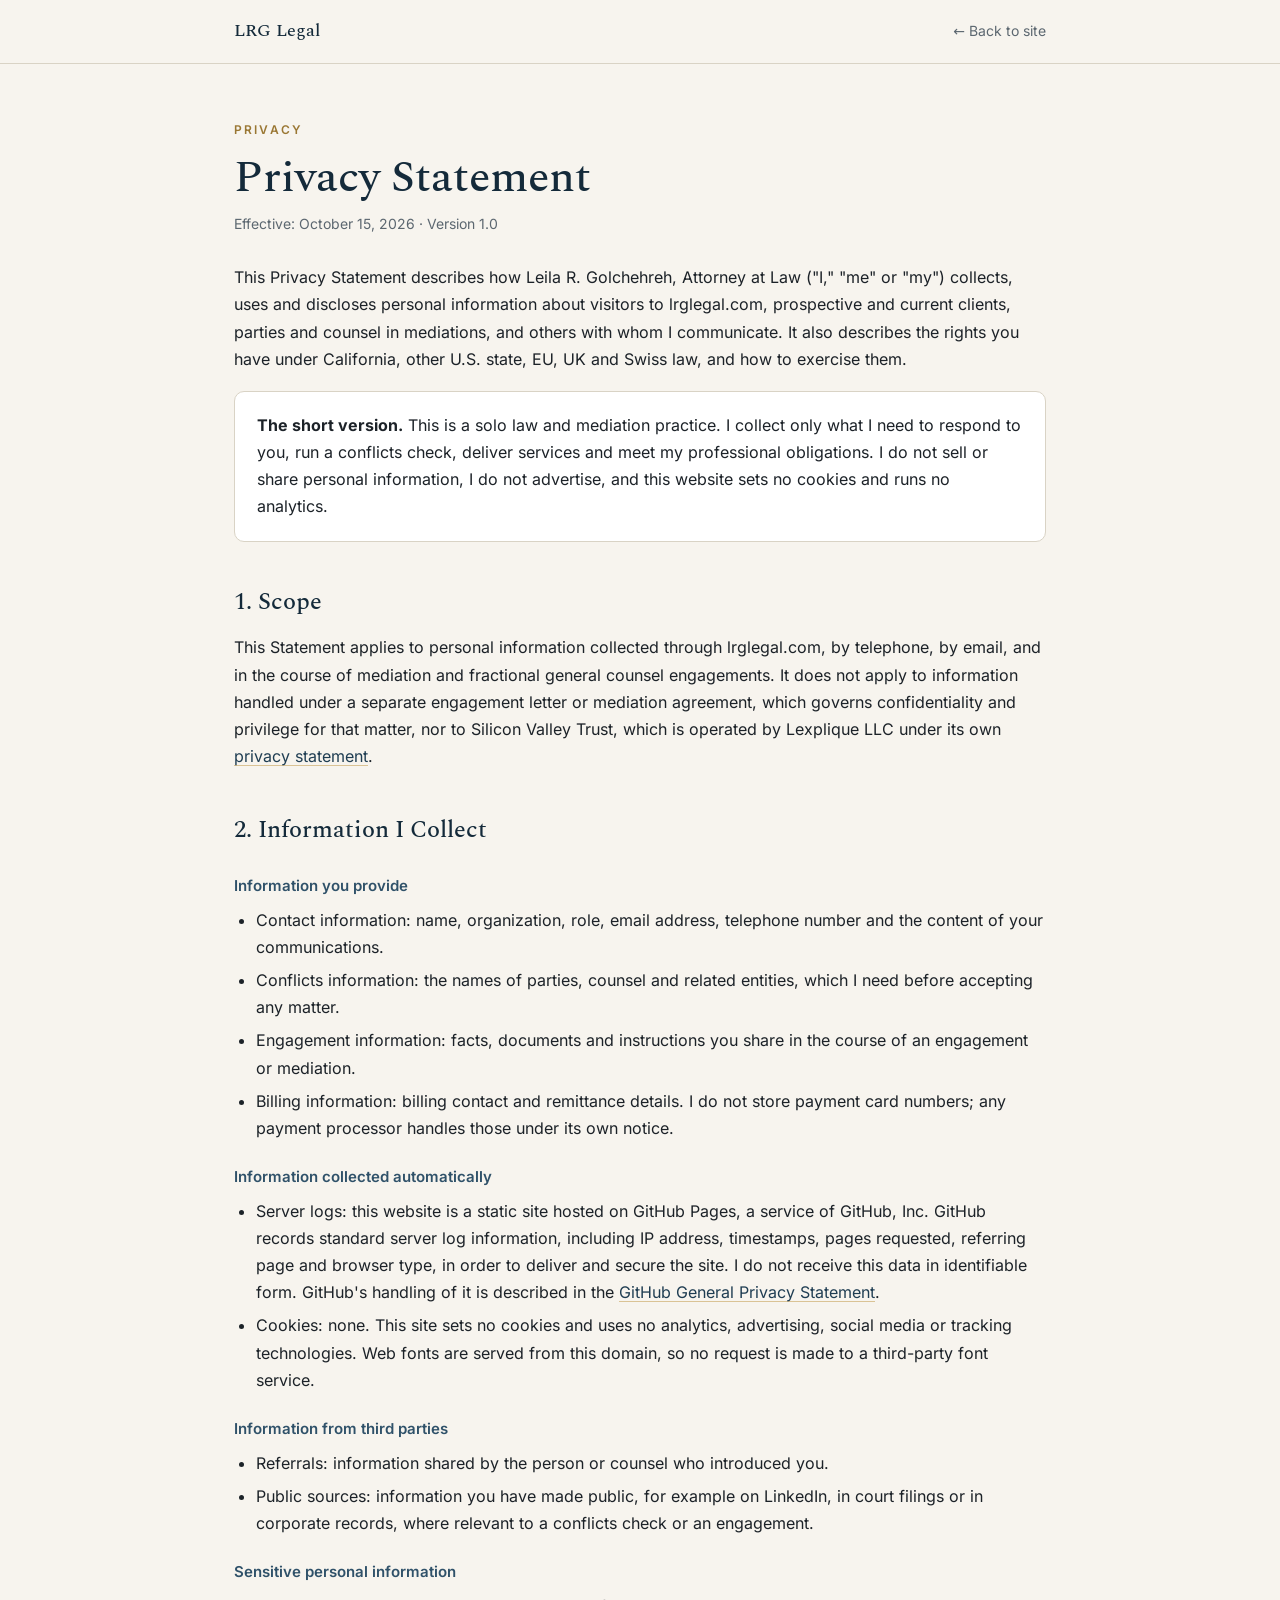
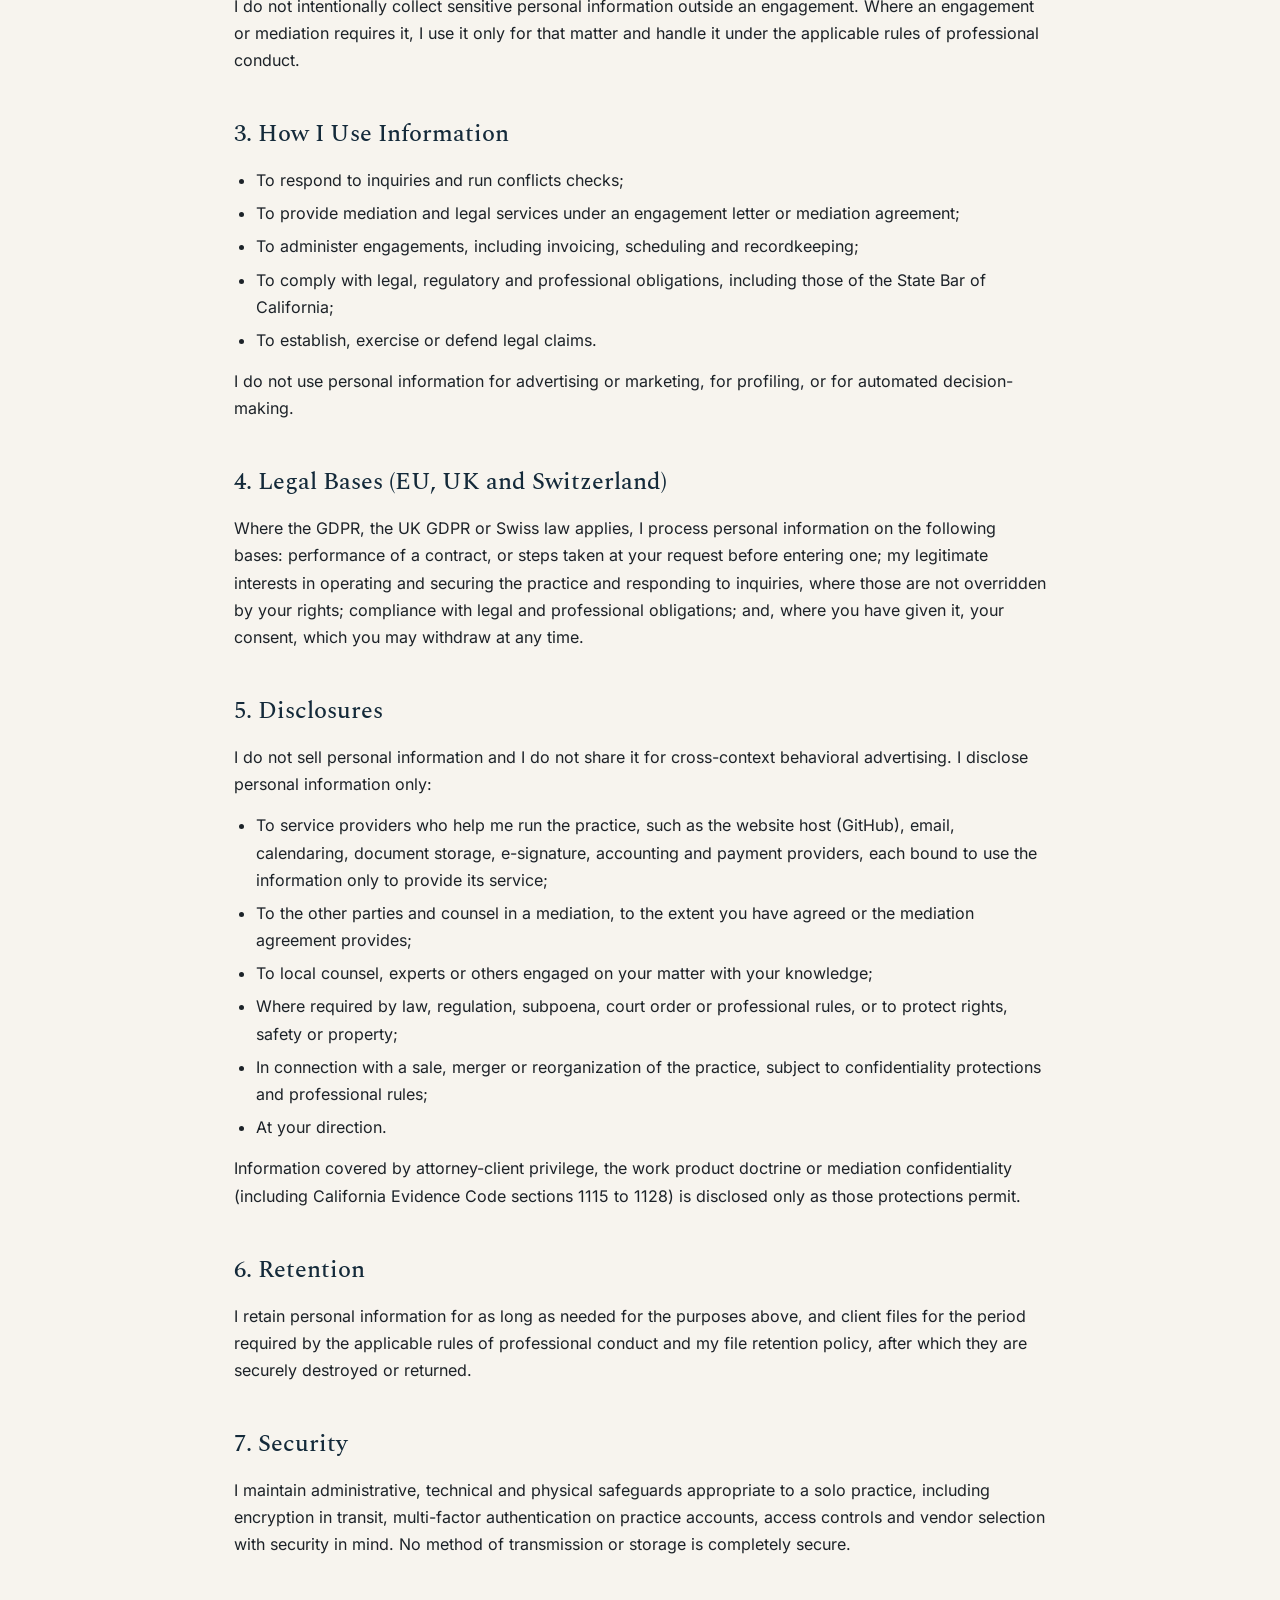
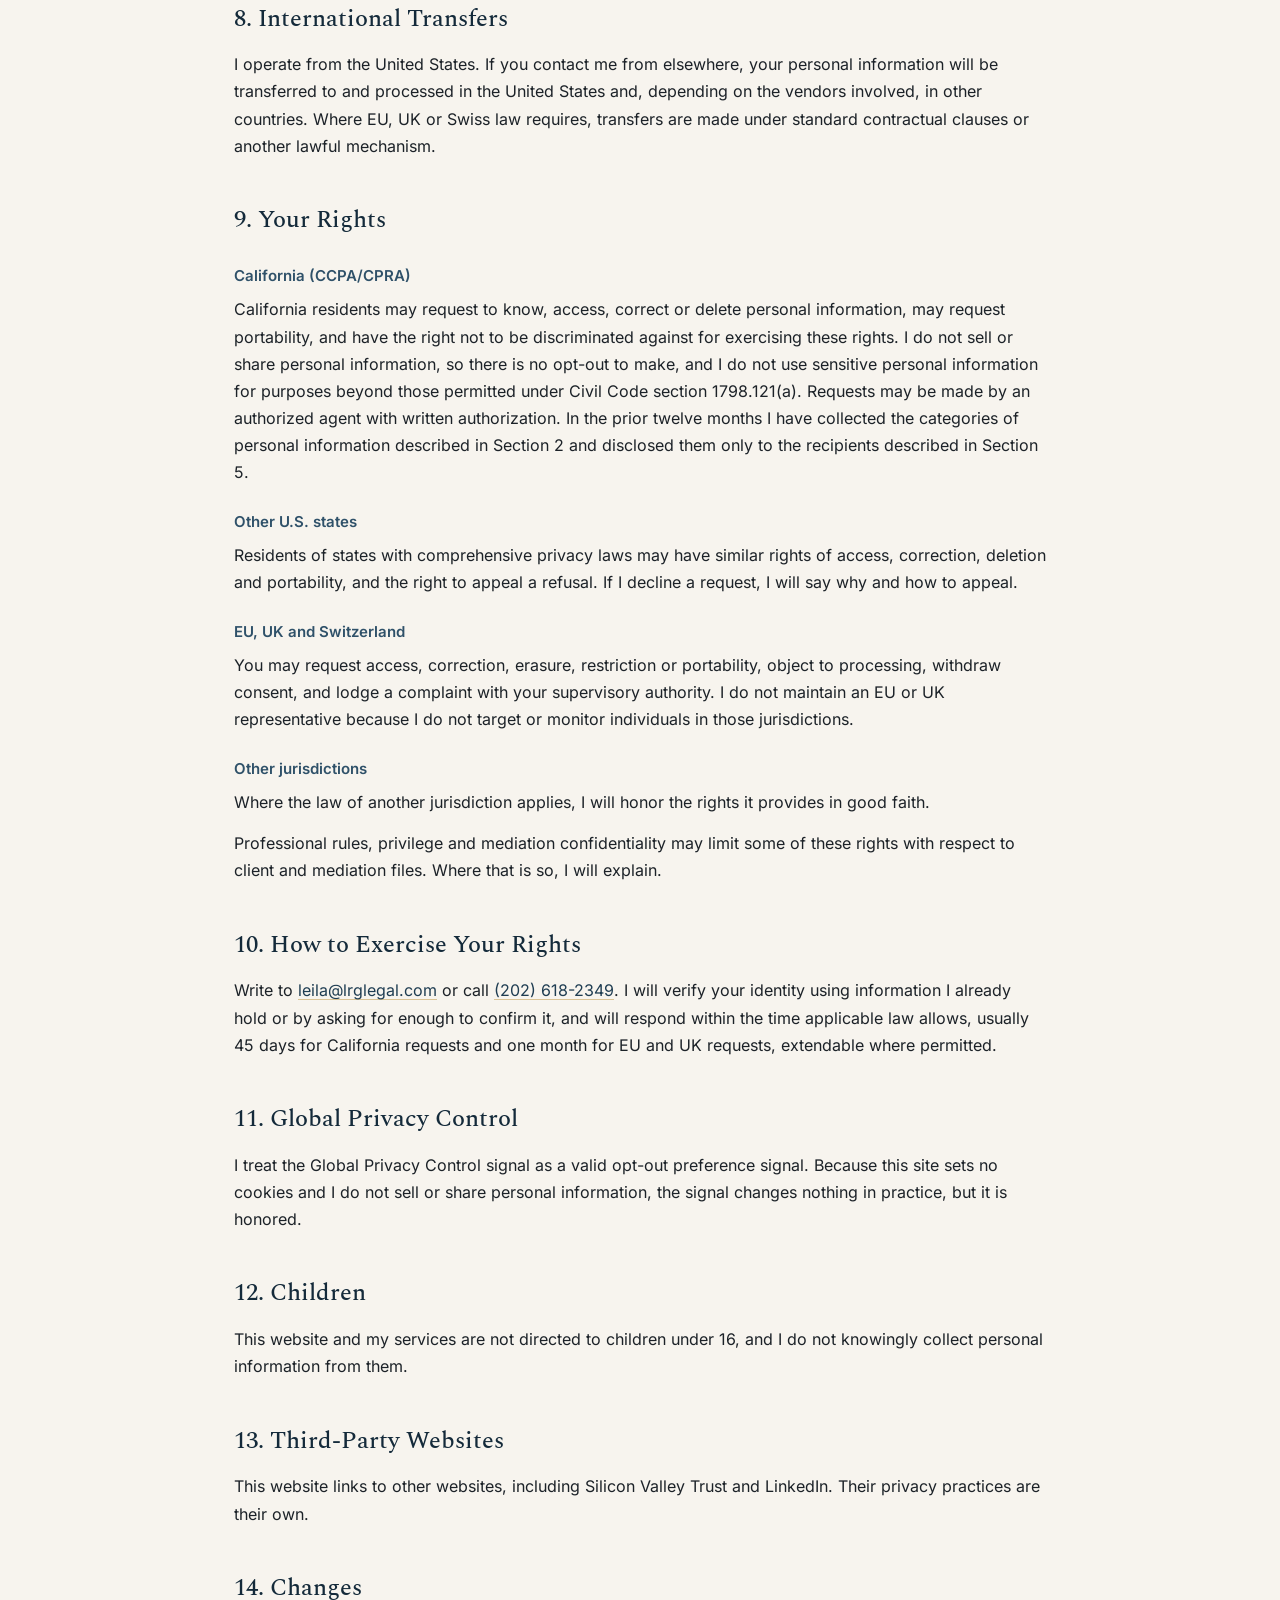
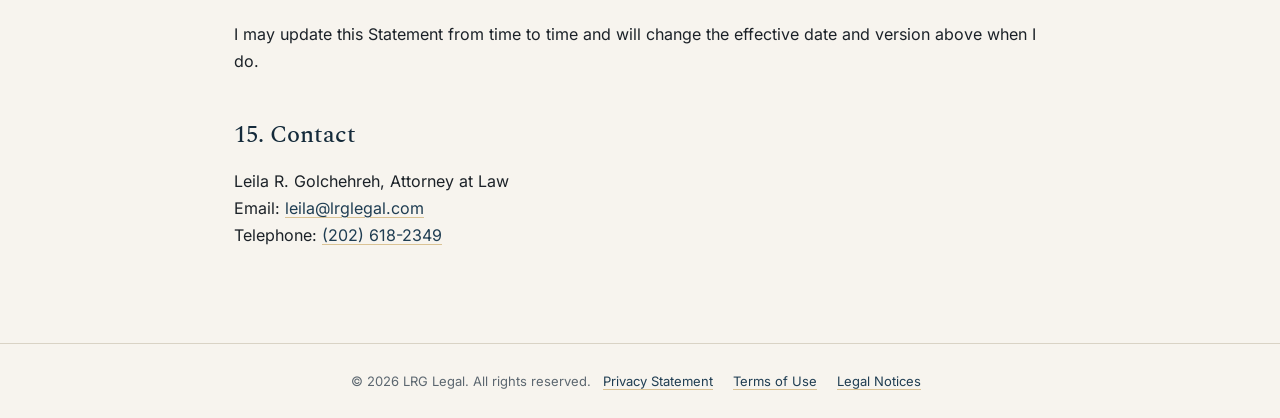
<file: privacy.html>
<!doctype html>
<html lang="en">
<head>
<meta charset="utf-8" />
<meta name="viewport" content="width=device-width,initial-scale=1" />
<title>Privacy Statement · LRG Legal</title>
<meta name="description" content="Privacy statement for lrglegal.com, the website of Leila R. Golchehreh, Attorney at Law." />
<link rel="canonical" href="https://lrglegal.com/privacy.html" />
<meta name="robots" content="noindex,follow" />
<link rel="stylesheet" href="/fonts/fonts.css" />
<style>
:root{--ink:#142a3a;--ink-2:#1f3d52;--ink-3:#2f5169;--paper:#f7f4ee;--line:#d9d3c5;--muted:#5c6770;--text:#1c2228;--gold:#c9a35a;--gold-deep:#9a7733}
*{box-sizing:border-box}body{margin:0;font-family:'Inter',system-ui,sans-serif;background:var(--paper);color:var(--text);line-height:1.7;-webkit-font-smoothing:antialiased}
a{color:var(--ink-2);text-decoration:underline;text-decoration-color:rgba(201,163,90,.6);text-underline-offset:3px}a:hover{color:var(--gold-deep)}
nav{border-bottom:1px solid var(--line);background:var(--paper)}nav .row{max-width:860px;margin:0 auto;padding:16px 24px;display:flex;justify-content:space-between;align-items:center}
.brand{display:flex;align-items:center;gap:12px;text-decoration:none;color:var(--ink);font-family:'Spectral',Georgia,serif;font-size:18px;font-weight:500}
.brand .mark{width:34px;height:34px;border-radius:8px;background:var(--ink);color:var(--gold);display:inline-flex;align-items:center;justify-content:center;font-size:13px;letter-spacing:.06em;font-weight:600}
nav .back{font-size:14px;color:var(--muted);text-decoration:none}
main{max-width:860px;margin:0 auto;padding:56px 24px 80px}
.eyebrow{font-size:12px;letter-spacing:.18em;text-transform:uppercase;color:var(--gold-deep);font-weight:600;display:block;margin-bottom:14px}
h1{font-family:'Spectral',Georgia,serif;font-weight:500;font-size:clamp(32px,4vw,44px);color:var(--ink);margin:0 0 10px;line-height:1.1}
h2{font-family:'Spectral',Georgia,serif;font-weight:500;font-size:24px;color:var(--ink);margin:40px 0 12px}
h3{font-family:'Inter',system-ui,sans-serif;font-size:15px;font-weight:600;color:var(--ink-3);margin:22px 0 8px}
p,li{font-size:16px}p{margin:0 0 14px}ul{padding-left:22px;margin:0 0 14px}li{margin-bottom:6px}
.meta{color:var(--muted);font-size:14px;margin-bottom:28px}
.box{background:#fff;border:1px solid var(--line);border-radius:10px;padding:20px 22px;margin:18px 0 26px}
footer{border-top:1px solid var(--line);padding:26px 24px;text-align:center;color:var(--muted);font-size:13px}footer a{margin:0 8px}
</style>
</head>
<body>
<nav><div class="row"><a href="/" class="brand"><span>LRG Legal</span></a><a href="/" class="back">&larr; Back to site</a></div></nav>
<main>
<span class="eyebrow">Privacy</span>
<h1>Privacy Statement</h1>
<p class="meta">Effective: October 15, 2026 · Version 1.0</p>
<p>This Privacy Statement describes how Leila R. Golchehreh, Attorney at Law ("I," "me" or "my") collects, uses and discloses personal information about visitors to lrglegal.com, prospective and current clients, parties and counsel in mediations, and others with whom I communicate. It also describes the rights you have under California, other U.S. state, EU, UK and Swiss law, and how to exercise them.</p>
<div class="box"><p style="margin:0"><strong>The short version.</strong> This is a solo law and mediation practice. I collect only what I need to respond to you, run a conflicts check, deliver services and meet my professional obligations. I do not sell or share personal information, I do not advertise, and this website sets no cookies and runs no analytics.</p></div>

<h2>1. Scope</h2>
<p>This Statement applies to personal information collected through lrglegal.com, by telephone, by email, and in the course of mediation and fractional general counsel engagements. It does not apply to information handled under a separate engagement letter or mediation agreement, which governs confidentiality and privilege for that matter, nor to Silicon Valley Trust, which is operated by Lexplique LLC under its own <a href="https://siliconvalleytrust.com/privacy">privacy statement</a>.</p>

<h2>2. Information I Collect</h2>
<h3>Information you provide</h3>
<ul>
<li>Contact information: name, organization, role, email address, telephone number and the content of your communications.</li>
<li>Conflicts information: the names of parties, counsel and related entities, which I need before accepting any matter.</li>
<li>Engagement information: facts, documents and instructions you share in the course of an engagement or mediation.</li>
<li>Billing information: billing contact and remittance details. I do not store payment card numbers; any payment processor handles those under its own notice.</li>
</ul>
<h3>Information collected automatically</h3>
<ul>
<li>Server logs: this website is a static site hosted on GitHub Pages, a service of GitHub, Inc. GitHub records standard server log information, including IP address, timestamps, pages requested, referring page and browser type, in order to deliver and secure the site. I do not receive this data in identifiable form. GitHub's handling of it is described in the <a href="https://docs.github.com/en/site-policy/privacy-policies/github-general-privacy-statement">GitHub General Privacy Statement</a>.</li>
<li>Cookies: none. This site sets no cookies and uses no analytics, advertising, social media or tracking technologies. Web fonts are served from this domain, so no request is made to a third-party font service.</li>
</ul>
<h3>Information from third parties</h3>
<ul>
<li>Referrals: information shared by the person or counsel who introduced you.</li>
<li>Public sources: information you have made public, for example on LinkedIn, in court filings or in corporate records, where relevant to a conflicts check or an engagement.</li>
</ul>
<h3>Sensitive personal information</h3>
<p>I do not intentionally collect sensitive personal information outside an engagement. Where an engagement or mediation requires it, I use it only for that matter and handle it under the applicable rules of professional conduct.</p>

<h2>3. How I Use Information</h2>
<ul>
<li>To respond to inquiries and run conflicts checks;</li>
<li>To provide mediation and legal services under an engagement letter or mediation agreement;</li>
<li>To administer engagements, including invoicing, scheduling and recordkeeping;</li>
<li>To comply with legal, regulatory and professional obligations, including those of the State Bar of California;</li>
<li>To establish, exercise or defend legal claims.</li>
</ul>
<p>I do not use personal information for advertising or marketing, for profiling, or for automated decision-making.</p>

<h2>4. Legal Bases (EU, UK and Switzerland)</h2>
<p>Where the GDPR, the UK GDPR or Swiss law applies, I process personal information on the following bases: performance of a contract, or steps taken at your request before entering one; my legitimate interests in operating and securing the practice and responding to inquiries, where those are not overridden by your rights; compliance with legal and professional obligations; and, where you have given it, your consent, which you may withdraw at any time.</p>

<h2>5. Disclosures</h2>
<p>I do not sell personal information and I do not share it for cross-context behavioral advertising. I disclose personal information only:</p>
<ul>
<li>To service providers who help me run the practice, such as the website host (GitHub), email, calendaring, document storage, e-signature, accounting and payment providers, each bound to use the information only to provide its service;</li>
<li>To the other parties and counsel in a mediation, to the extent you have agreed or the mediation agreement provides;</li>
<li>To local counsel, experts or others engaged on your matter with your knowledge;</li>
<li>Where required by law, regulation, subpoena, court order or professional rules, or to protect rights, safety or property;</li>
<li>In connection with a sale, merger or reorganization of the practice, subject to confidentiality protections and professional rules;</li>
<li>At your direction.</li>
</ul>
<p>Information covered by attorney-client privilege, the work product doctrine or mediation confidentiality (including California Evidence Code sections 1115 to 1128) is disclosed only as those protections permit.</p>

<h2>6. Retention</h2>
<p>I retain personal information for as long as needed for the purposes above, and client files for the period required by the applicable rules of professional conduct and my file retention policy, after which they are securely destroyed or returned.</p>

<h2>7. Security</h2>
<p>I maintain administrative, technical and physical safeguards appropriate to a solo practice, including encryption in transit, multi-factor authentication on practice accounts, access controls and vendor selection with security in mind. No method of transmission or storage is completely secure.</p>

<h2>8. International Transfers</h2>
<p>I operate from the United States. If you contact me from elsewhere, your personal information will be transferred to and processed in the United States and, depending on the vendors involved, in other countries. Where EU, UK or Swiss law requires, transfers are made under standard contractual clauses or another lawful mechanism.</p>

<h2>9. Your Rights</h2>
<h3>California (CCPA/CPRA)</h3>
<p>California residents may request to know, access, correct or delete personal information, may request portability, and have the right not to be discriminated against for exercising these rights. I do not sell or share personal information, so there is no opt-out to make, and I do not use sensitive personal information for purposes beyond those permitted under Civil Code section 1798.121(a). Requests may be made by an authorized agent with written authorization. In the prior twelve months I have collected the categories of personal information described in Section 2 and disclosed them only to the recipients described in Section 5.</p>
<h3>Other U.S. states</h3>
<p>Residents of states with comprehensive privacy laws may have similar rights of access, correction, deletion and portability, and the right to appeal a refusal. If I decline a request, I will say why and how to appeal.</p>
<h3>EU, UK and Switzerland</h3>
<p>You may request access, correction, erasure, restriction or portability, object to processing, withdraw consent, and lodge a complaint with your supervisory authority. I do not maintain an EU or UK representative because I do not target or monitor individuals in those jurisdictions.</p>
<h3>Other jurisdictions</h3>
<p>Where the law of another jurisdiction applies, I will honor the rights it provides in good faith.</p>
<p>Professional rules, privilege and mediation confidentiality may limit some of these rights with respect to client and mediation files. Where that is so, I will explain.</p>

<h2>10. How to Exercise Your Rights</h2>
<p>Write to <a href="mailto:leila@lrglegal.com">leila@lrglegal.com</a> or call <a href="tel:+12026182349">(202) 618-2349</a>. I will verify your identity using information I already hold or by asking for enough to confirm it, and will respond within the time applicable law allows, usually 45 days for California requests and one month for EU and UK requests, extendable where permitted.</p>

<h2>11. Global Privacy Control</h2>
<p>I treat the Global Privacy Control signal as a valid opt-out preference signal. Because this site sets no cookies and I do not sell or share personal information, the signal changes nothing in practice, but it is honored.</p>

<h2>12. Children</h2>
<p>This website and my services are not directed to children under 16, and I do not knowingly collect personal information from them.</p>

<h2>13. Third-Party Websites</h2>
<p>This website links to other websites, including Silicon Valley Trust and LinkedIn. Their privacy practices are their own.</p>

<h2>14. Changes</h2>
<p>I may update this Statement from time to time and will change the effective date and version above when I do.</p>

<h2>15. Contact</h2>
<p>Leila R. Golchehreh, Attorney at Law<br />Email: <a href="mailto:leila@lrglegal.com">leila@lrglegal.com</a><br />Telephone: <a href="tel:+12026182349">(202) 618-2349</a></p>
</main>
<footer>&copy; <span id="yr"></span> LRG Legal. All rights reserved. <a href="/privacy.html">Privacy Statement</a> <a href="/terms.html">Terms of Use</a> <a href="/disclaimers.html">Legal Notices</a></footer>
<script>document.getElementById('yr').textContent=new Date().getFullYear();</script>
</body>
</html>
</file>
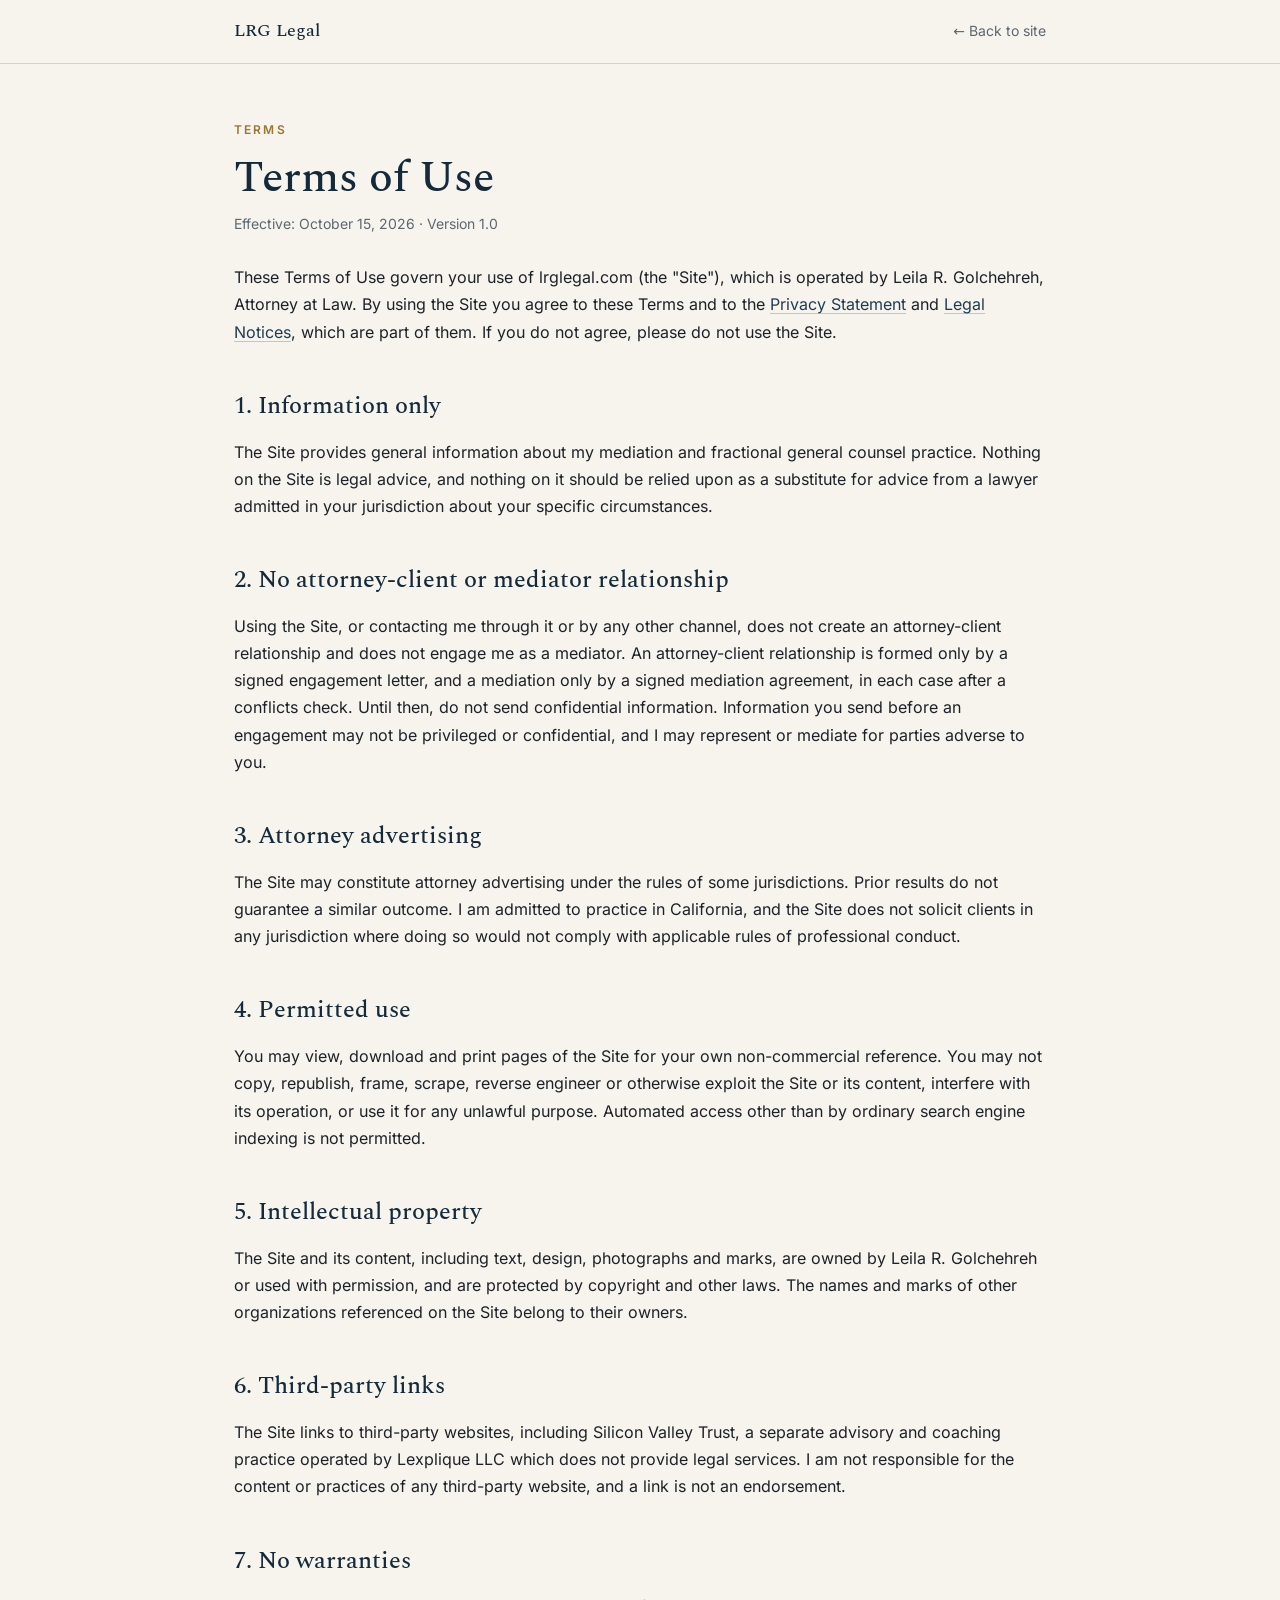
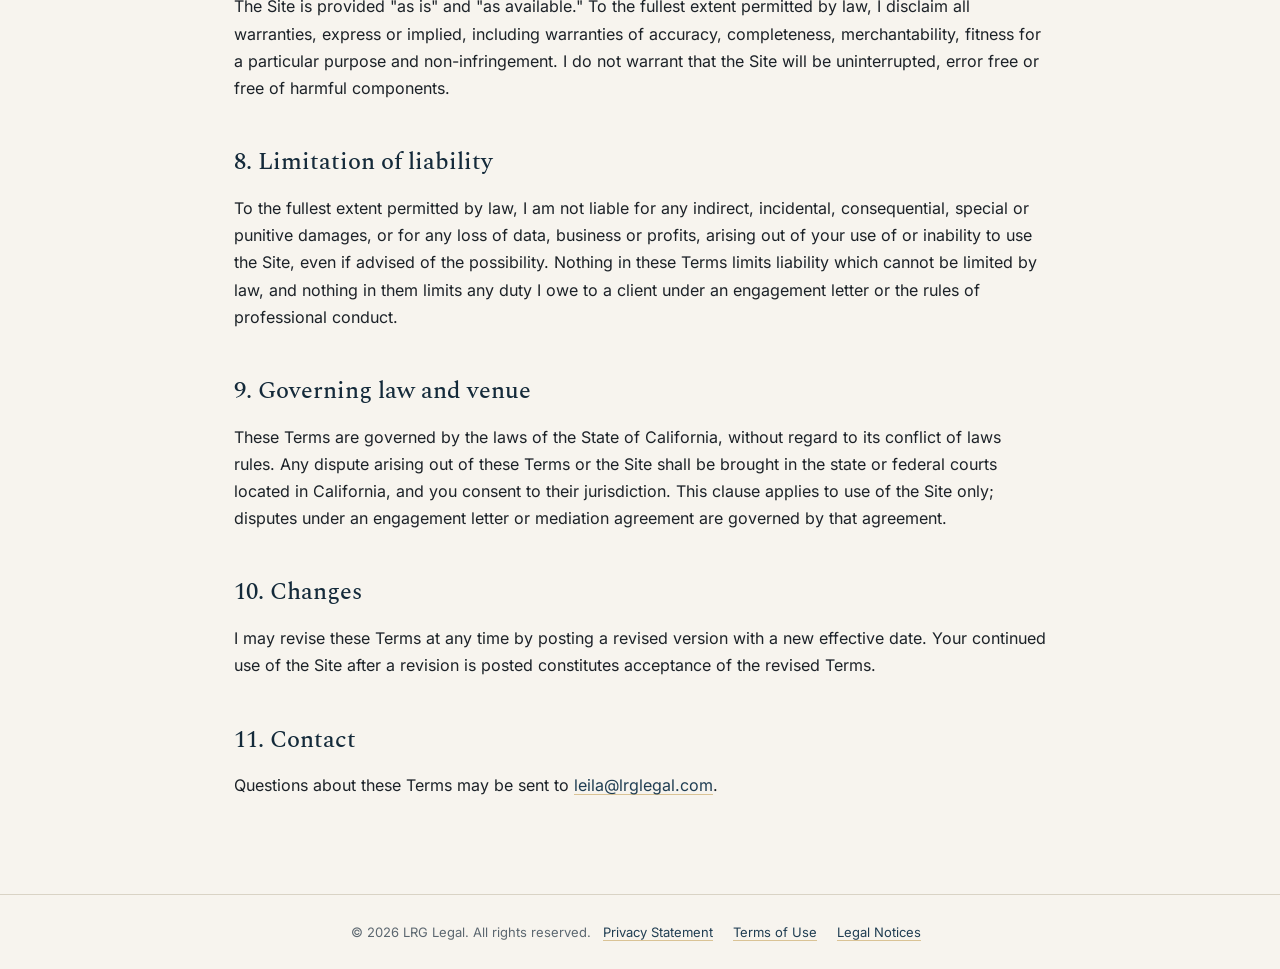
<file: terms.html>
<!doctype html>
<html lang="en">
<head>
<meta charset="utf-8" />
<meta name="viewport" content="width=device-width,initial-scale=1" />
<title>Terms of Use · LRG Legal</title>
<meta name="description" content="Terms of use for lrglegal.com, the website of Leila R. Golchehreh, Attorney at Law." />
<link rel="canonical" href="https://lrglegal.com/terms.html" />
<meta name="robots" content="noindex,follow" />
<link rel="stylesheet" href="/fonts/fonts.css" />
<style>
:root{--ink:#142a3a;--ink-2:#1f3d52;--ink-3:#2f5169;--paper:#f7f4ee;--line:#d9d3c5;--muted:#5c6770;--text:#1c2228;--gold:#c9a35a;--gold-deep:#9a7733}
*{box-sizing:border-box}body{margin:0;font-family:'Inter',system-ui,sans-serif;background:var(--paper);color:var(--text);line-height:1.7;-webkit-font-smoothing:antialiased}
a{color:var(--ink-2);text-decoration:underline;text-decoration-color:rgba(201,163,90,.6);text-underline-offset:3px}a:hover{color:var(--gold-deep)}
nav{border-bottom:1px solid var(--line);background:var(--paper)}nav .row{max-width:860px;margin:0 auto;padding:16px 24px;display:flex;justify-content:space-between;align-items:center}
.brand{display:flex;align-items:center;gap:12px;text-decoration:none;color:var(--ink);font-family:'Spectral',Georgia,serif;font-size:18px;font-weight:500}
.brand .mark{width:34px;height:34px;border-radius:8px;background:var(--ink);color:var(--gold);display:inline-flex;align-items:center;justify-content:center;font-size:13px;letter-spacing:.06em;font-weight:600}
nav .back{font-size:14px;color:var(--muted);text-decoration:none}
main{max-width:860px;margin:0 auto;padding:56px 24px 80px}
.eyebrow{font-size:12px;letter-spacing:.18em;text-transform:uppercase;color:var(--gold-deep);font-weight:600;display:block;margin-bottom:14px}
h1{font-family:'Spectral',Georgia,serif;font-weight:500;font-size:clamp(32px,4vw,44px);color:var(--ink);margin:0 0 10px;line-height:1.1}
h2{font-family:'Spectral',Georgia,serif;font-weight:500;font-size:24px;color:var(--ink);margin:40px 0 12px}
h3{font-family:'Inter',system-ui,sans-serif;font-size:15px;font-weight:600;color:var(--ink-3);margin:22px 0 8px}
p,li{font-size:16px}p{margin:0 0 14px}ul{padding-left:22px;margin:0 0 14px}li{margin-bottom:6px}
.meta{color:var(--muted);font-size:14px;margin-bottom:28px}
.box{background:#fff;border:1px solid var(--line);border-radius:10px;padding:20px 22px;margin:18px 0 26px}
footer{border-top:1px solid var(--line);padding:26px 24px;text-align:center;color:var(--muted);font-size:13px}footer a{margin:0 8px}
</style>
</head>
<body>
<nav><div class="row"><a href="/" class="brand"><span>LRG Legal</span></a><a href="/" class="back">&larr; Back to site</a></div></nav>
<main>
<span class="eyebrow">Terms</span>
<h1>Terms of Use</h1>
<p class="meta">Effective: October 15, 2026 · Version 1.0</p>
<p>These Terms of Use govern your use of lrglegal.com (the "Site"), which is operated by Leila R. Golchehreh, Attorney at Law. By using the Site you agree to these Terms and to the <a href="/privacy.html">Privacy Statement</a> and <a href="/disclaimers.html">Legal Notices</a>, which are part of them. If you do not agree, please do not use the Site.</p>

<h2>1. Information only</h2>
<p>The Site provides general information about my mediation and fractional general counsel practice. Nothing on the Site is legal advice, and nothing on it should be relied upon as a substitute for advice from a lawyer admitted in your jurisdiction about your specific circumstances.</p>

<h2>2. No attorney-client or mediator relationship</h2>
<p>Using the Site, or contacting me through it or by any other channel, does not create an attorney-client relationship and does not engage me as a mediator. An attorney-client relationship is formed only by a signed engagement letter, and a mediation only by a signed mediation agreement, in each case after a conflicts check. Until then, do not send confidential information. Information you send before an engagement may not be privileged or confidential, and I may represent or mediate for parties adverse to you.</p>

<h2>3. Attorney advertising</h2>
<p>The Site may constitute attorney advertising under the rules of some jurisdictions. Prior results do not guarantee a similar outcome. I am admitted to practice in California, and the Site does not solicit clients in any jurisdiction where doing so would not comply with applicable rules of professional conduct.</p>

<h2>4. Permitted use</h2>
<p>You may view, download and print pages of the Site for your own non-commercial reference. You may not copy, republish, frame, scrape, reverse engineer or otherwise exploit the Site or its content, interfere with its operation, or use it for any unlawful purpose. Automated access other than by ordinary search engine indexing is not permitted.</p>

<h2>5. Intellectual property</h2>
<p>The Site and its content, including text, design, photographs and marks, are owned by Leila R. Golchehreh or used with permission, and are protected by copyright and other laws. The names and marks of other organizations referenced on the Site belong to their owners.</p>

<h2>6. Third-party links</h2>
<p>The Site links to third-party websites, including Silicon Valley Trust, a separate advisory and coaching practice operated by Lexplique LLC which does not provide legal services. I am not responsible for the content or practices of any third-party website, and a link is not an endorsement.</p>

<h2>7. No warranties</h2>
<p>The Site is provided "as is" and "as available." To the fullest extent permitted by law, I disclaim all warranties, express or implied, including warranties of accuracy, completeness, merchantability, fitness for a particular purpose and non-infringement. I do not warrant that the Site will be uninterrupted, error free or free of harmful components.</p>

<h2>8. Limitation of liability</h2>
<p>To the fullest extent permitted by law, I am not liable for any indirect, incidental, consequential, special or punitive damages, or for any loss of data, business or profits, arising out of your use of or inability to use the Site, even if advised of the possibility. Nothing in these Terms limits liability which cannot be limited by law, and nothing in them limits any duty I owe to a client under an engagement letter or the rules of professional conduct.</p>

<h2>9. Governing law and venue</h2>
<p>These Terms are governed by the laws of the State of California, without regard to its conflict of laws rules. Any dispute arising out of these Terms or the Site shall be brought in the state or federal courts located in California, and you consent to their jurisdiction. This clause applies to use of the Site only; disputes under an engagement letter or mediation agreement are governed by that agreement.</p>

<h2>10. Changes</h2>
<p>I may revise these Terms at any time by posting a revised version with a new effective date. Your continued use of the Site after a revision is posted constitutes acceptance of the revised Terms.</p>

<h2>11. Contact</h2>
<p>Questions about these Terms may be sent to <a href="mailto:leila@lrglegal.com">leila@lrglegal.com</a>.</p>
</main>
<footer>&copy; <span id="yr"></span> LRG Legal. All rights reserved. <a href="/privacy.html">Privacy Statement</a> <a href="/terms.html">Terms of Use</a> <a href="/disclaimers.html">Legal Notices</a></footer>
<script>document.getElementById('yr').textContent=new Date().getFullYear();</script>
</body>
</html>
</file>
<file: fonts/fonts.css>
@font-face{font-family:'Inter';font-style:normal;font-weight:300;font-display:swap;src:url('/fonts/inter-latin-300-normal.woff2') format('woff2')}
@font-face{font-family:'Spectral';font-style:normal;font-weight:300;font-display:swap;src:url('/fonts/spectral-latin-300-normal.woff2') format('woff2')}
@font-face{font-family:'Inter';font-style:normal;font-weight:400;font-display:swap;src:url('/fonts/inter-latin-400-normal.woff2') format('woff2')}
@font-face{font-family:'Spectral';font-style:normal;font-weight:400;font-display:swap;src:url('/fonts/spectral-latin-400-normal.woff2') format('woff2')}
@font-face{font-family:'Inter';font-style:normal;font-weight:500;font-display:swap;src:url('/fonts/inter-latin-500-normal.woff2') format('woff2')}
@font-face{font-family:'Spectral';font-style:normal;font-weight:500;font-display:swap;src:url('/fonts/spectral-latin-500-normal.woff2') format('woff2')}
@font-face{font-family:'Inter';font-style:normal;font-weight:600;font-display:swap;src:url('/fonts/inter-latin-600-normal.woff2') format('woff2')}
@font-face{font-family:'Spectral';font-style:normal;font-weight:600;font-display:swap;src:url('/fonts/spectral-latin-600-normal.woff2') format('woff2')}
@font-face{font-family:'Inter';font-style:normal;font-weight:700;font-display:swap;src:url('/fonts/inter-latin-700-normal.woff2') format('woff2')}
@font-face{font-family:'Spectral';font-style:normal;font-weight:700;font-display:swap;src:url('/fonts/spectral-latin-700-normal.woff2') format('woff2')}
@font-face{font-family:'Spectral';font-style:italic;font-weight:300;font-display:swap;src:url('/fonts/spectral-latin-300-italic.woff2') format('woff2')}
@font-face{font-family:'Spectral';font-style:italic;font-weight:400;font-display:swap;src:url('/fonts/spectral-latin-400-italic.woff2') format('woff2')}
@font-face{font-family:'Spectral';font-style:italic;font-weight:500;font-display:swap;src:url('/fonts/spectral-latin-500-italic.woff2') format('woff2')}
</file>
